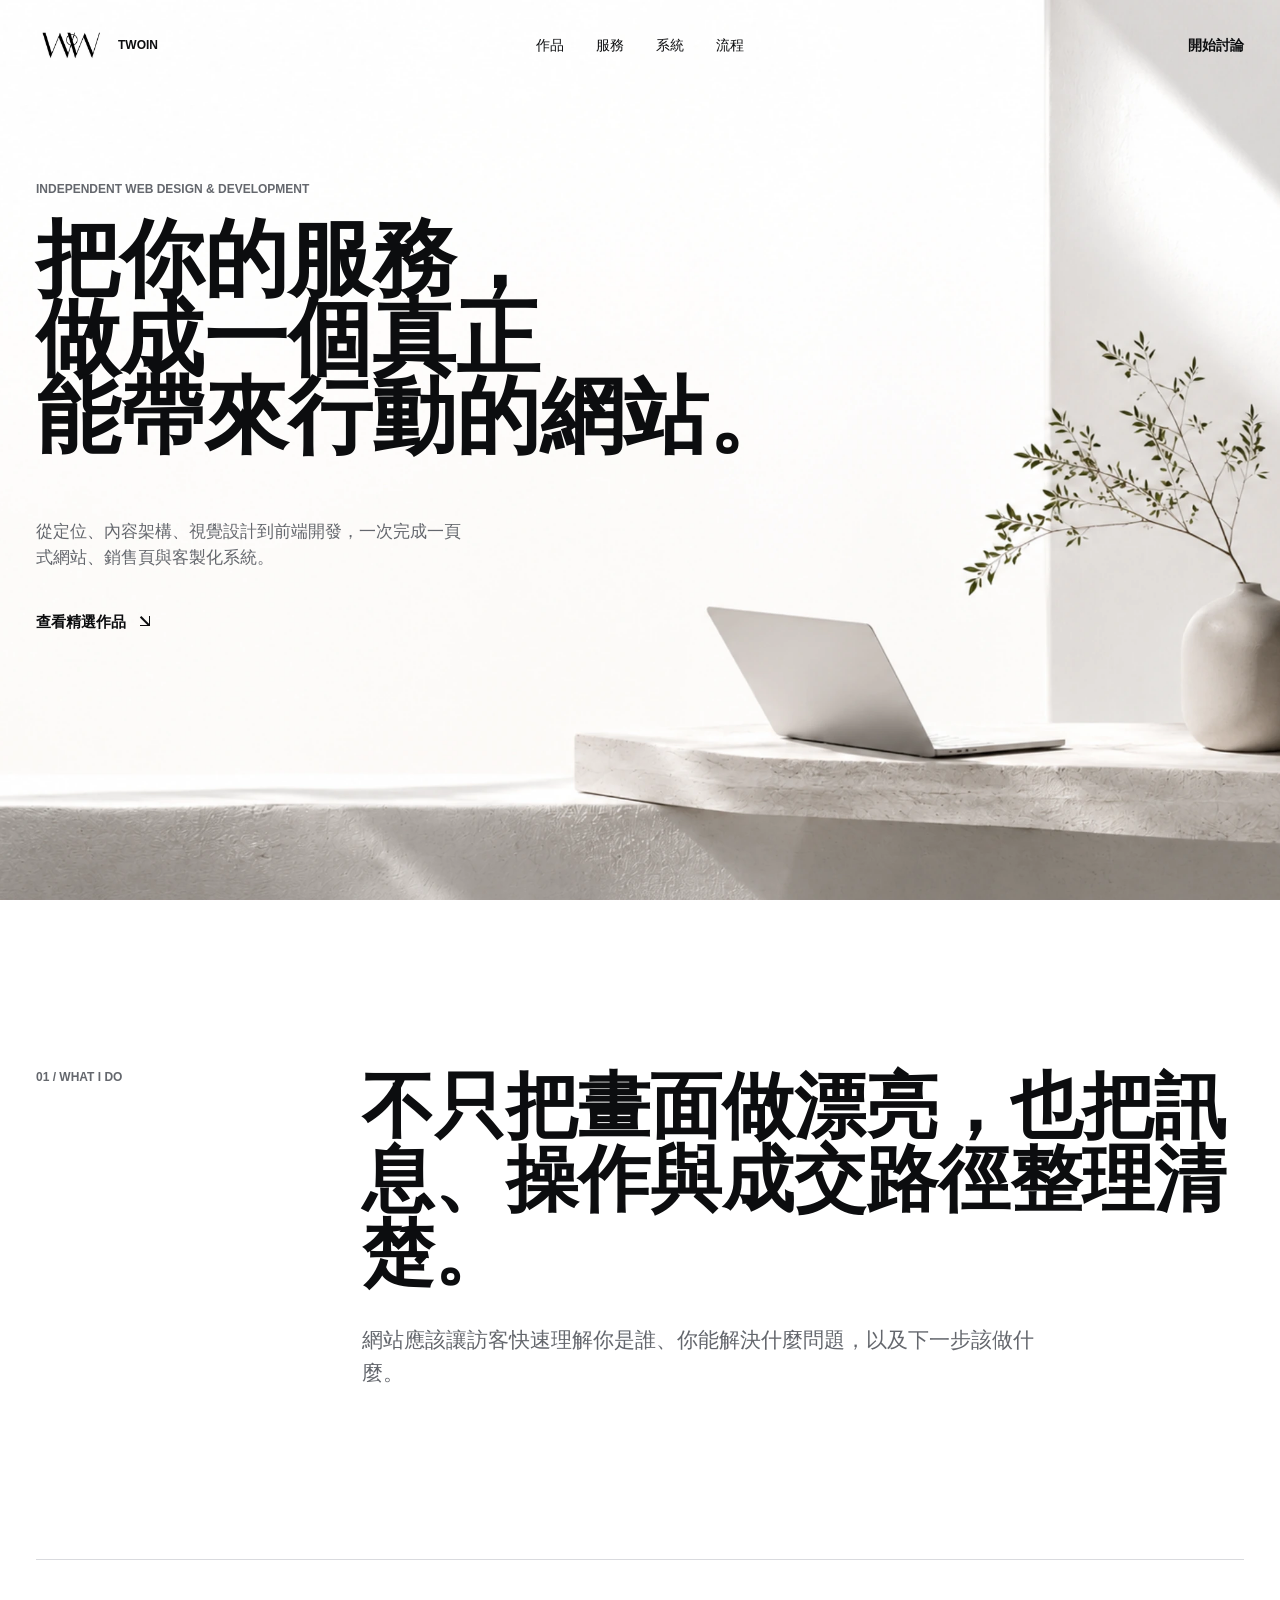
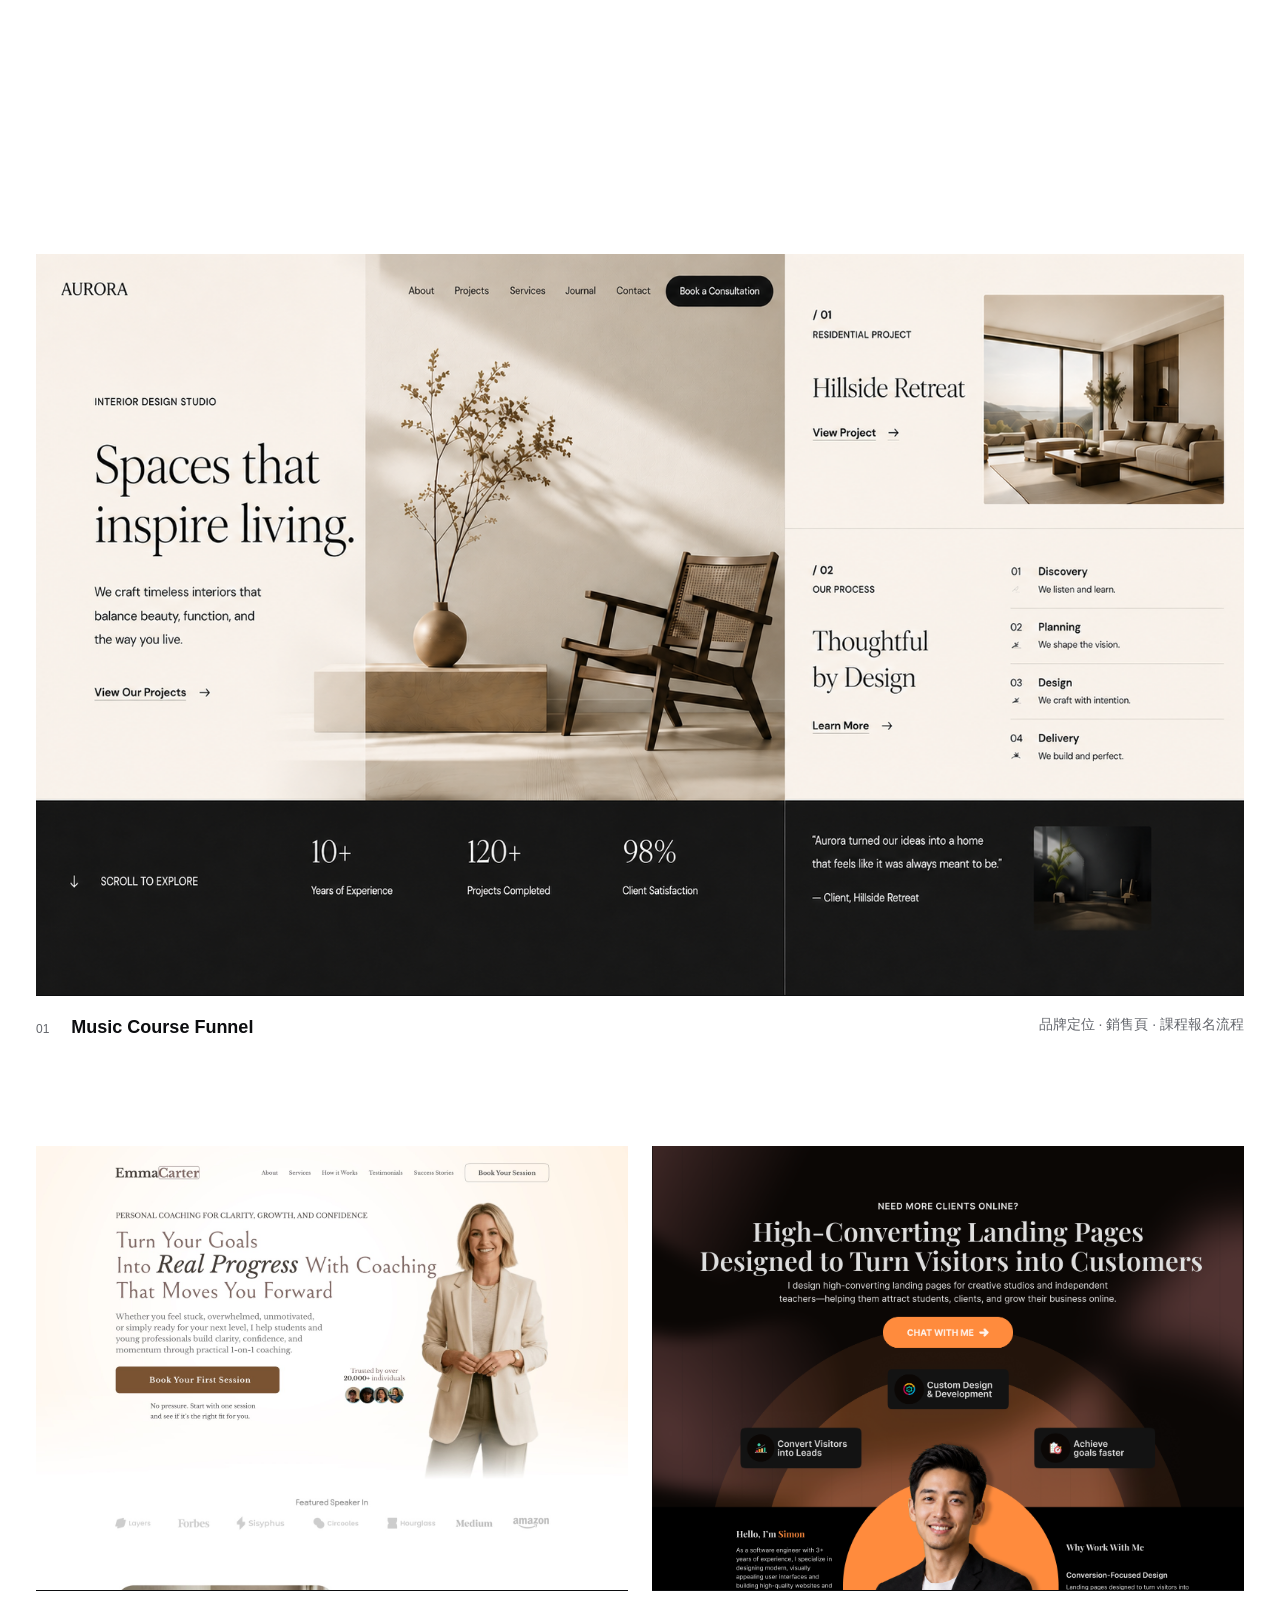
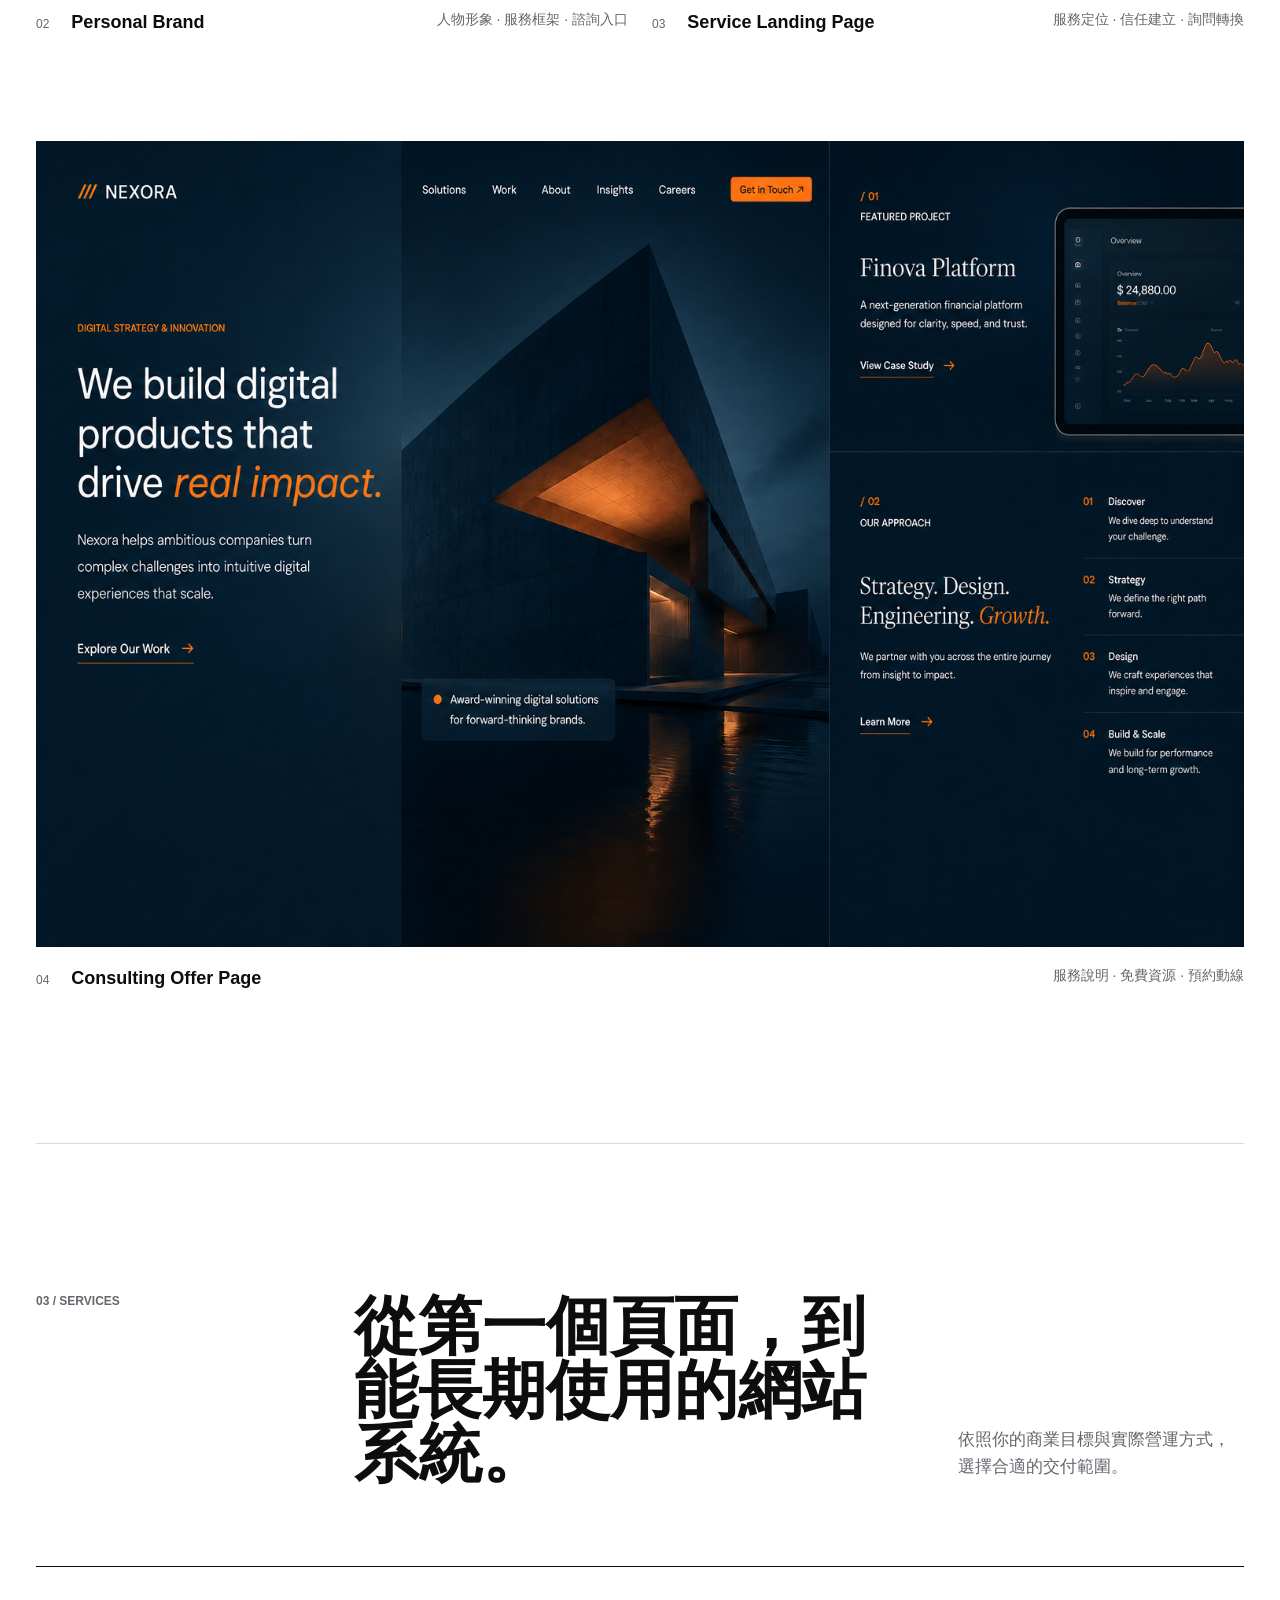
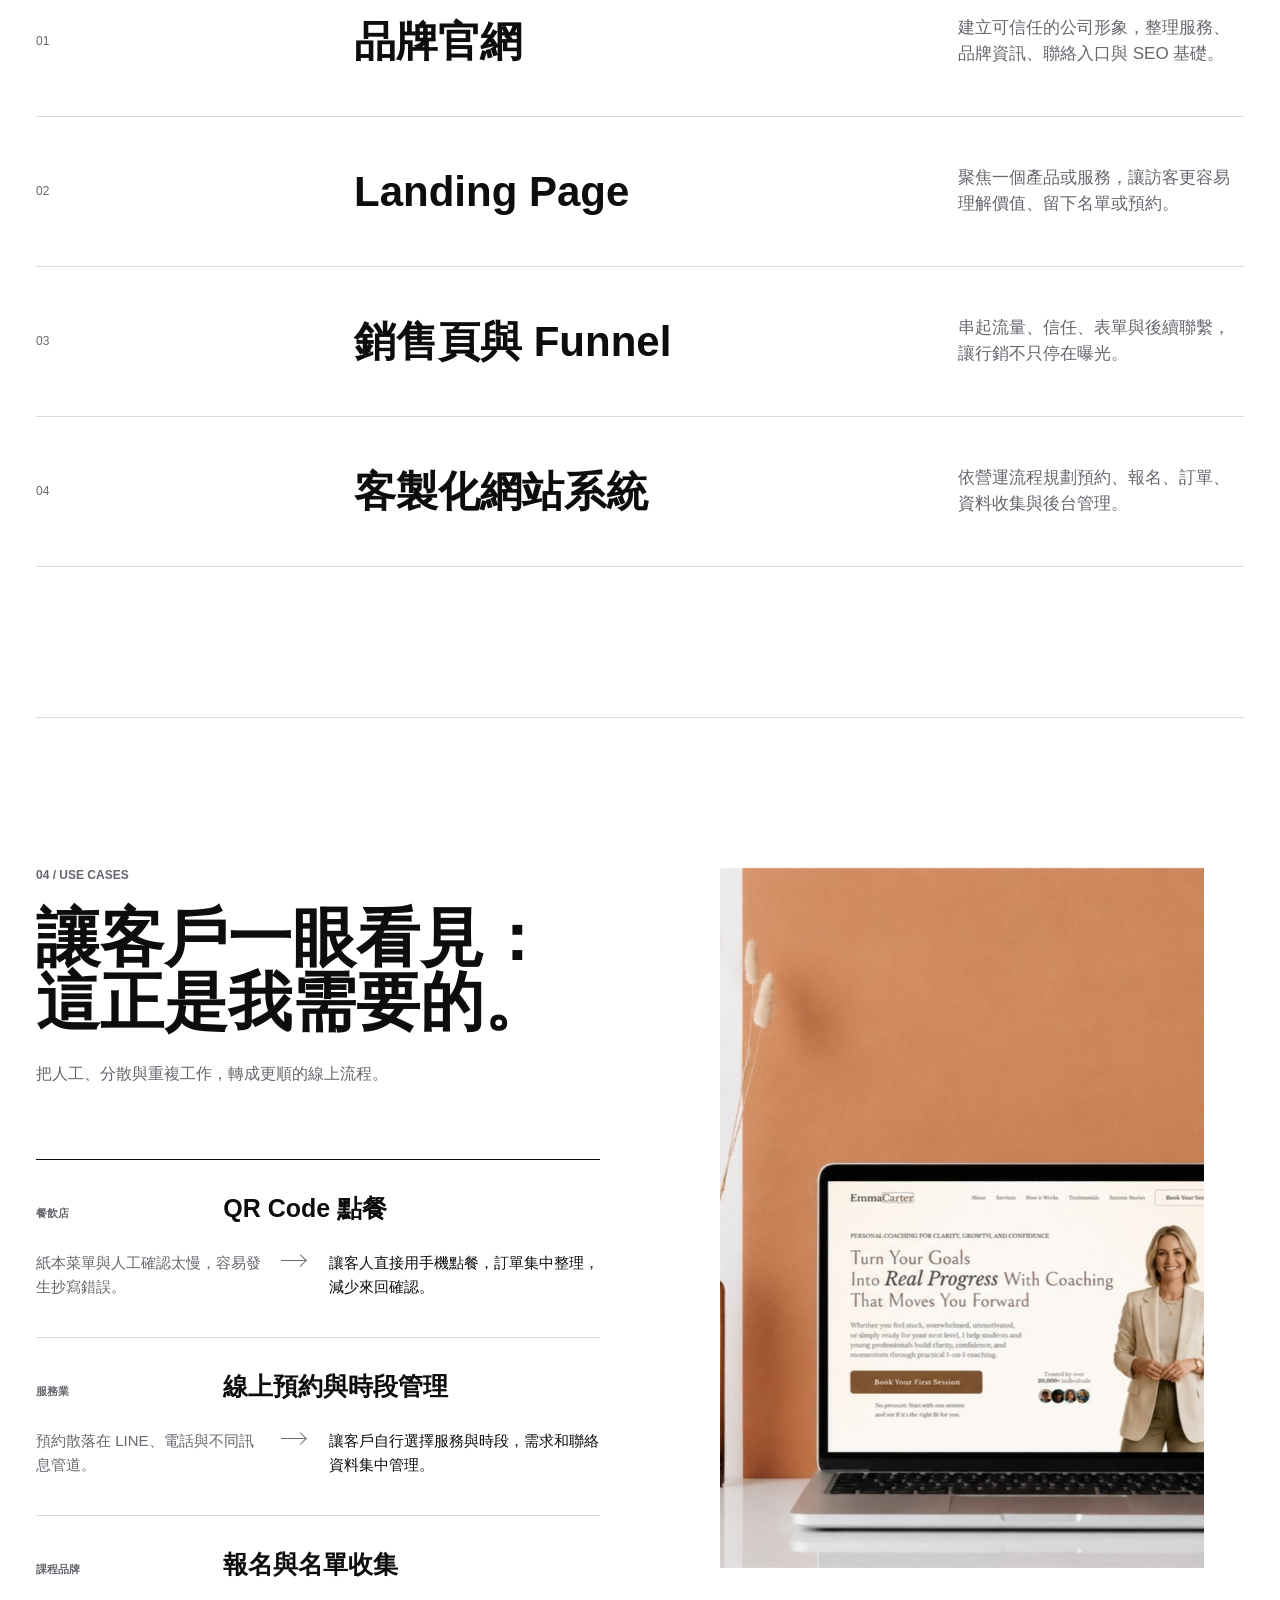
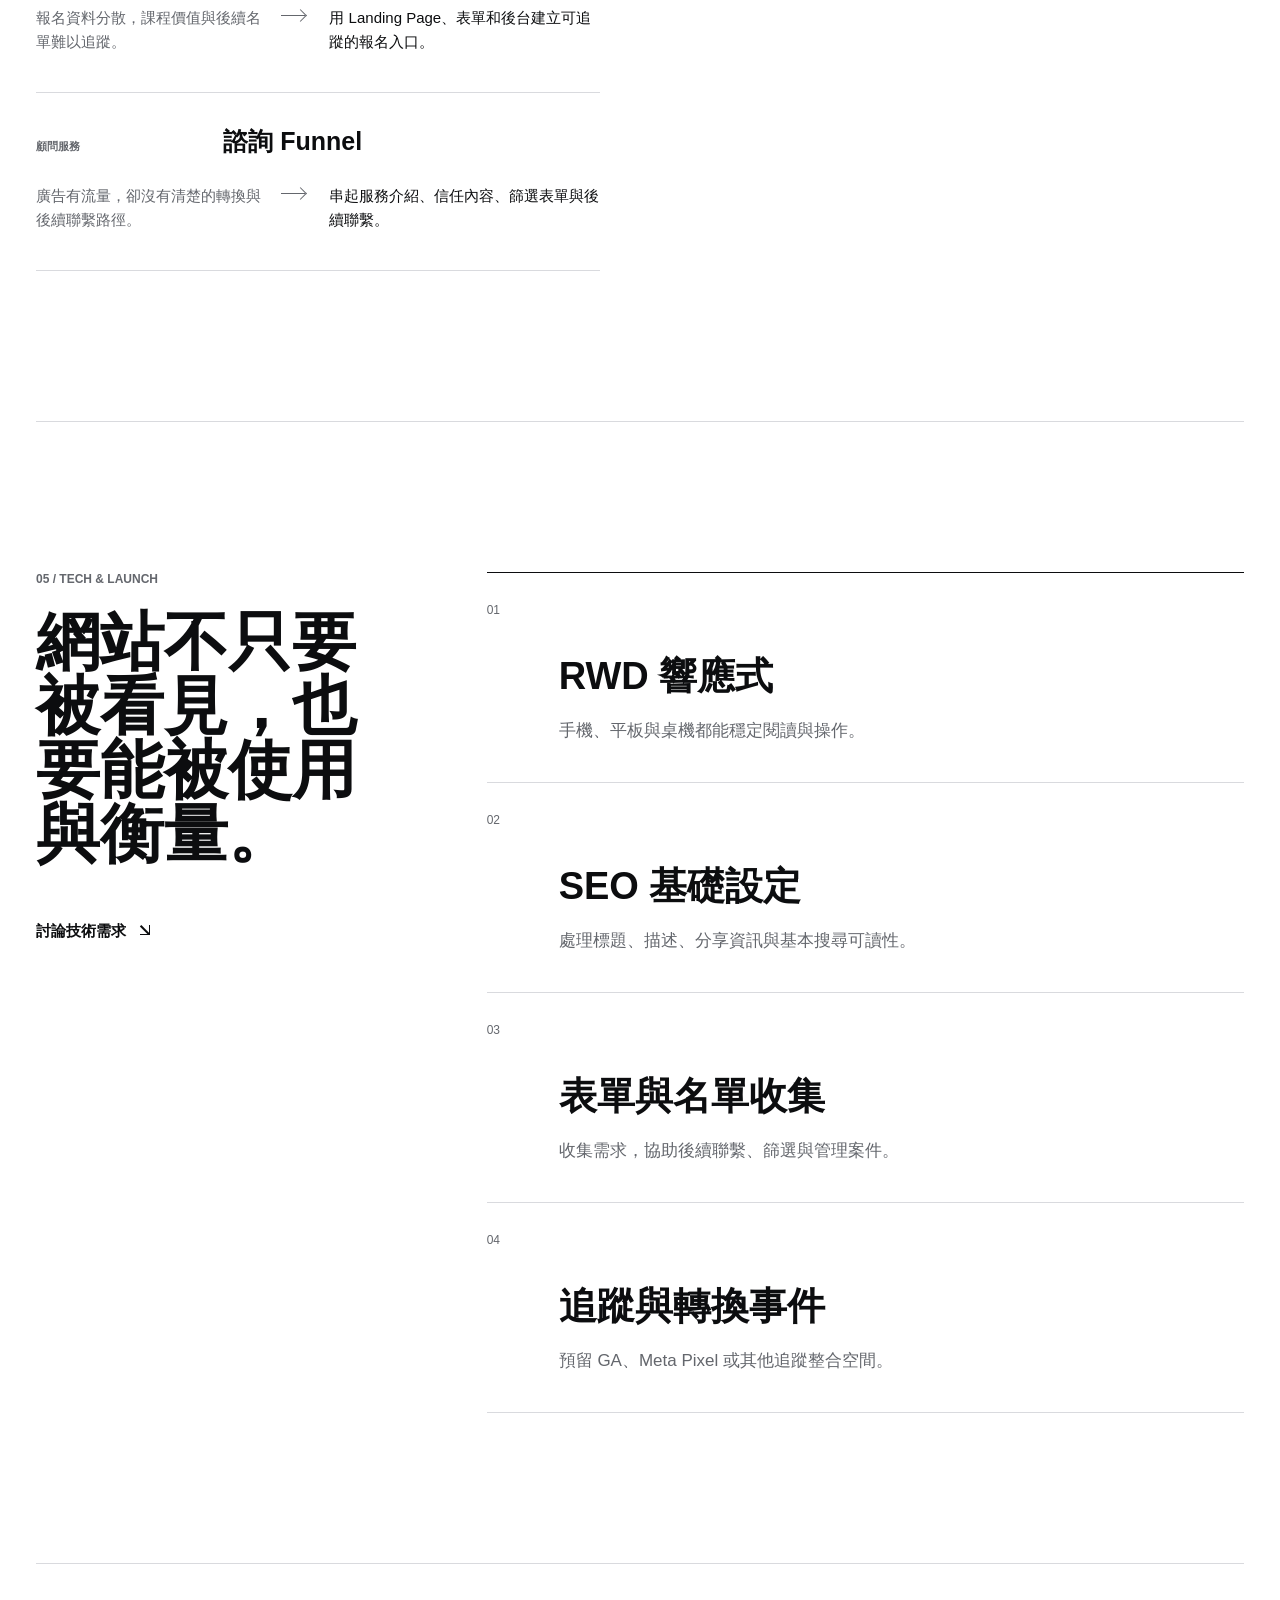
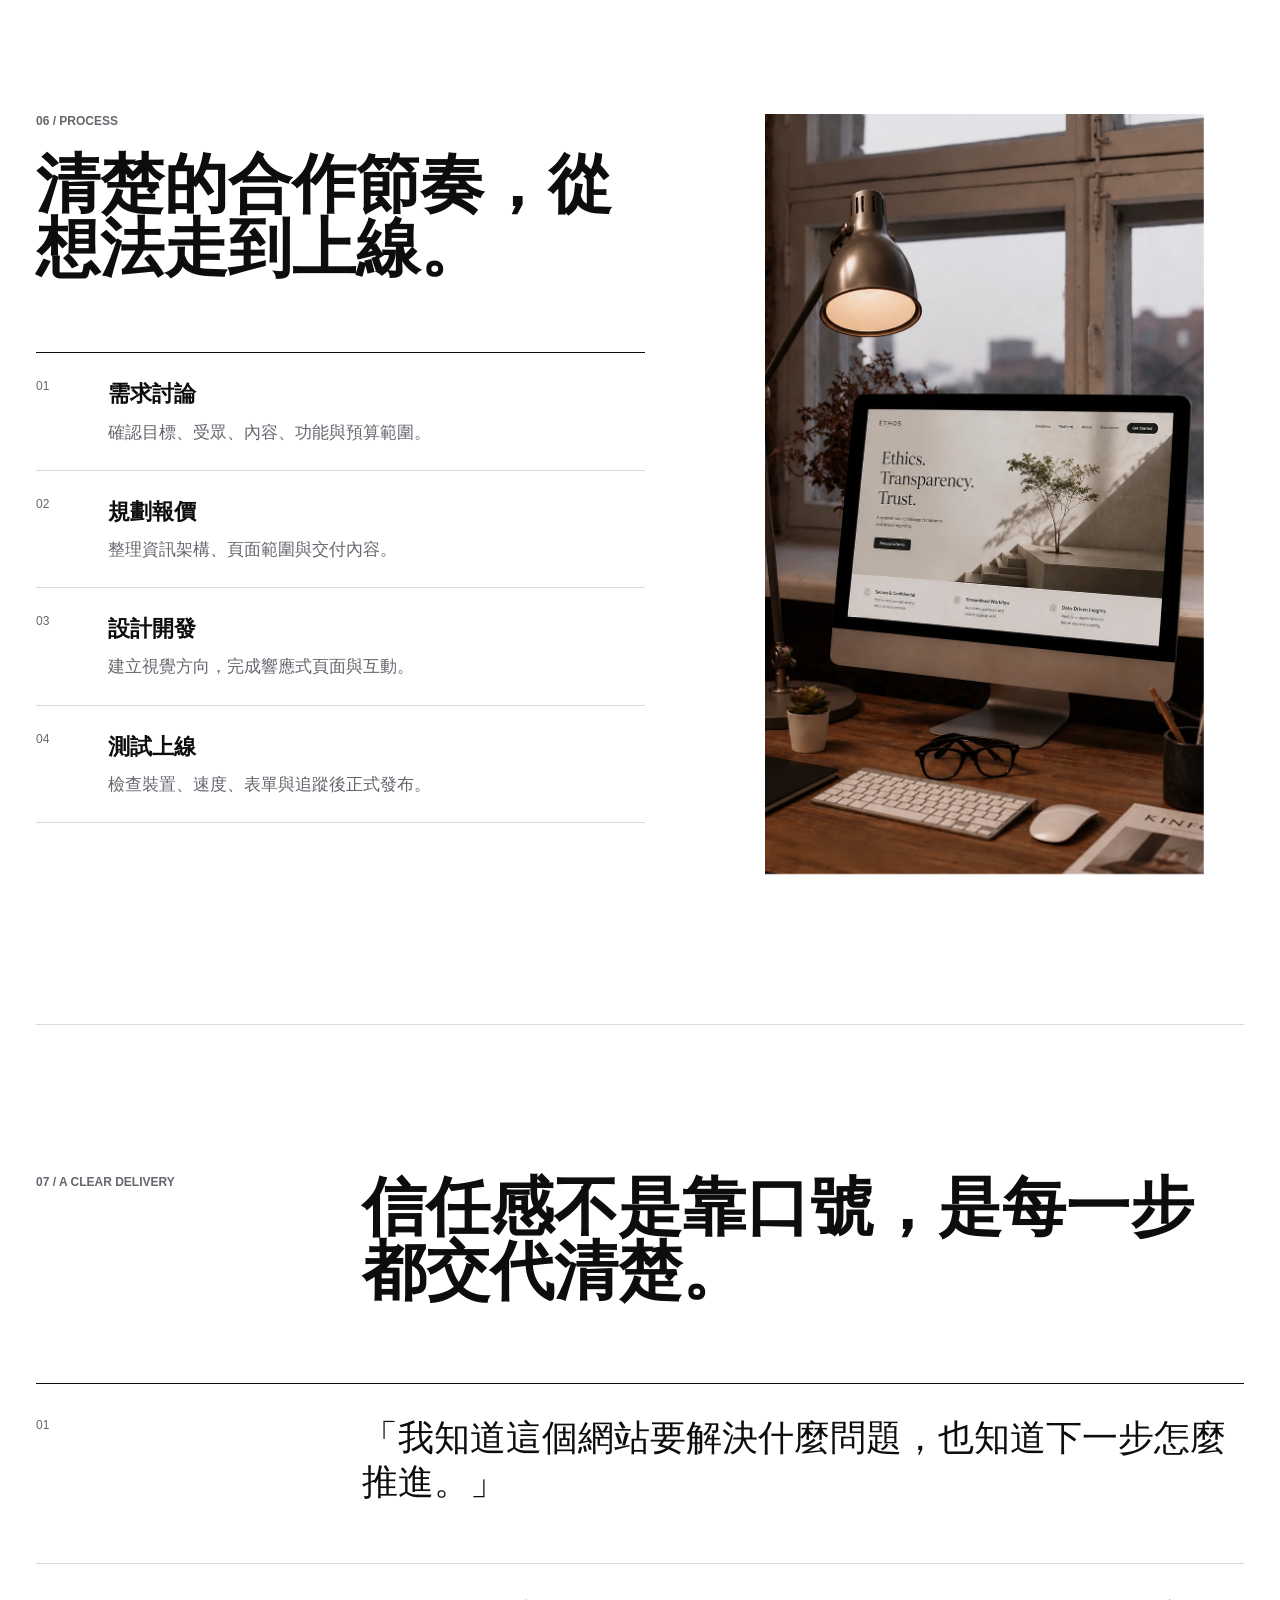
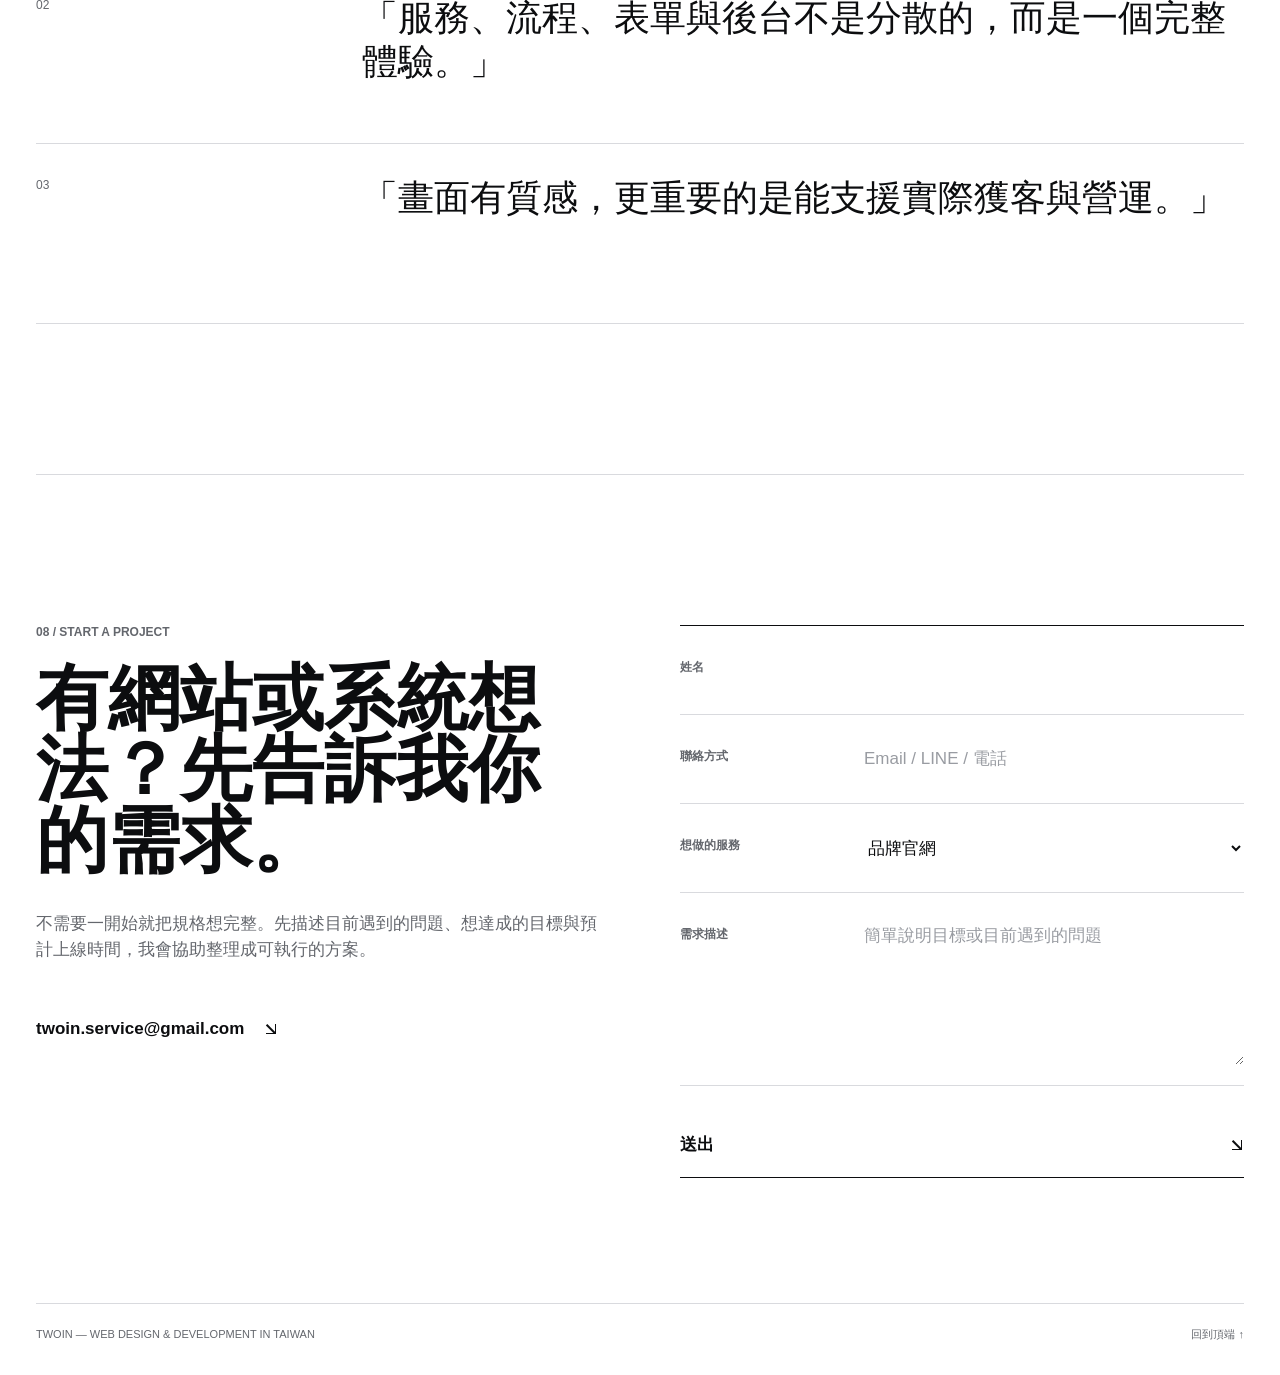
<file: index.html>
<!doctype html>
<html lang="zh-Hant">
  <head>
    <meta charset="utf-8" />
    <meta name="viewport" content="width=device-width, initial-scale=1" />
    <meta
      name="description"
      content="TWOIN 提供一頁式網站、銷售頁與客製化網站系統，從定位、設計、前端開發到上線一次完成。"
    />
    <meta name="theme-color" content="#ffffff" />
    <title>TWOIN｜網站設計、銷售頁與客製化系統</title>
    <link rel="alternate" hreflang="zh-Hant" href="./" />
    <link rel="alternate" hreflang="en" href="./en/" />
    <link rel="alternate" hreflang="x-default" href="./" />
    <link rel="icon" type="image/png" sizes="512x512" href="./assets/design/favicon.png?v=20260813" />
    <link rel="shortcut icon" href="./assets/design/favicon.png?v=20260813" />
    <link rel="apple-touch-icon" sizes="180x180" href="./assets/design/apple-touch-icon.png?v=20260813" />
    <link rel="preload" as="image" href="./assets/design/home-hero-background-v2.webp?v=20260813" type="image/webp" fetchpriority="high" />
    <link rel="stylesheet" href="./styles.css?v=20260813-4" />
    <noscript><style>.reveal{opacity:1;transform:none}</style></noscript>
    <script src="./app.js?v=20260813-5" defer></script>
  </head>
  <body>
    <a class="skip-link" href="#main">跳至主要內容</a>

    <header class="site-header" data-header>
      <a class="brand" href="#top" aria-label="TWOIN 首頁">
        <img src="./assets/design/twoin-logo-mark.png" alt="" width="240" height="110" />
        <span>TWOIN</span>
      </a>

      <nav class="main-nav" id="main-nav" aria-label="主要導覽" data-nav>
        <a href="#work">作品</a>
        <a href="#services">服務</a>
        <a href="#systems">系統</a>
        <a href="#process">流程</a>
      </nav>

      <a class="header-cta" href="#contact">開始討論</a>
      <button class="menu-toggle" type="button" aria-label="開啟選單" aria-controls="main-nav" aria-expanded="false" data-menu-toggle>
        <span></span><span></span>
      </button>
    </header>

    <main id="main">
      <section class="hero section-shell" id="top">
        <div class="hero-copy reveal">
          <p class="eyebrow">Independent web design &amp; development</p>
          <h1>把你的服務，<br />做成一個真正<br />能帶來行動的網站。</h1>
          <div class="hero-intro">
            <p>從定位、內容架構、視覺設計到前端開發，一次完成一頁式網站、銷售頁與客製化系統。</p>
            <a class="text-link" href="#work">查看精選作品 <span aria-hidden="true">↘</span></a>
          </div>
        </div>
      </section>

      <section class="statement section-shell" id="intro" aria-labelledby="statement-title">
        <p class="section-index reveal">01 / What I do</p>
        <div class="statement-content reveal">
          <h2 id="statement-title">不只把畫面做漂亮，也把訊息、操作與成交路徑整理清楚。</h2>
          <p>網站應該讓訪客快速理解你是誰、你能解決什麼問題，以及下一步該做什麼。</p>
        </div>
      </section>

      <section class="work section-shell" id="work" aria-labelledby="work-title">
        <div class="section-heading reveal">
          <p class="section-index">02 / Selected work</p>
          <h2 id="work-title">讓作品自己說話。</h2>
          <p>精選不同類型的網站作品，呈現實際的設計成果與應用方式。</p>
        </div>

        <div class="project-list">
          <article class="project project-wide reveal">
            <a href="#contact" aria-label="洽談音樂課程銷售頁專案">
              <div class="project-media project-media-showcase">
                <img src="./assets/work/aurora-showcase-full.png" alt="室內設計工作室網站版面案例" width="1602" height="982" loading="lazy" />
              </div>
              <div class="project-meta">
                <div><span>01</span><h3>Music Course Funnel</h3></div>
                <p>品牌定位 · 銷售頁 · 課程報名流程</p>
              </div>
            </a>
          </article>

          <article class="project reveal">
            <a href="#contact" aria-label="洽談教練個人品牌網站專案">
              <div class="project-media project-media-page">
                <img src="./assets/work/clarity-coach-landing.jpg" alt="教練個人品牌網站案例" width="1600" height="7960" loading="lazy" />
              </div>
              <div class="project-meta">
                <div><span>02</span><h3>Personal Brand</h3></div>
                <p>人物形象 · 服務框架 · 諮詢入口</p>
              </div>
            </a>
          </article>

          <article class="project reveal">
            <a href="#contact" aria-label="洽談網站設計服務頁專案">
              <div class="project-media project-media-page">
                <img src="./assets/work/music-lesson-landing.png" alt="網站設計服務 Landing Page 新版案例" width="1600" height="5742" loading="lazy" />
              </div>
              <div class="project-meta">
                <div><span>03</span><h3>Service Landing Page</h3></div>
                <p>服務定位 · 信任建立 · 詢問轉換</p>
              </div>
            </a>
          </article>

          <article class="project project-wide reveal">
            <a href="#contact" aria-label="洽談顧問服務轉換頁專案">
              <div class="project-media project-media-nexora">
                <img src="./assets/work/nexora-showcase-complete-v2.png" alt="數位產品與平台設計網站案例" width="1536" height="1024" loading="lazy" />
              </div>
              <div class="project-meta">
                <div><span>04</span><h3>Consulting Offer Page</h3></div>
                <p>服務說明 · 免費資源 · 預約動線</p>
              </div>
            </a>
          </article>
        </div>
      </section>

      <section class="services section-shell" id="services" aria-labelledby="services-title">
        <div class="section-heading reveal">
          <p class="section-index">03 / Services</p>
          <h2 id="services-title">從第一個頁面，到能長期使用的網站系統。</h2>
          <p>依照你的商業目標與實際營運方式，選擇合適的交付範圍。</p>
        </div>

        <div class="service-rows">
          <article class="service-row reveal">
            <span>01</span><h3>品牌官網</h3><p>建立可信任的公司形象，整理服務、品牌資訊、聯絡入口與 SEO 基礎。</p>
          </article>
          <article class="service-row reveal">
            <span>02</span><h3>Landing Page</h3><p>聚焦一個產品或服務，讓訪客更容易理解價值、留下名單或預約。</p>
          </article>
          <article class="service-row reveal">
            <span>03</span><h3>銷售頁與 Funnel</h3><p>串起流量、信任、表單與後續聯繫，讓行銷不只停在曝光。</p>
          </article>
          <article class="service-row reveal">
            <span>04</span><h3>客製化網站系統</h3><p>依營運流程規劃預約、報名、訂單、資料收集與後台管理。</p>
          </article>
        </div>

      </section>

      <section class="use-cases section-shell" id="use-cases" aria-labelledby="use-cases-title">
        <div class="use-cases-copy reveal">
          <p class="section-index">04 / Use cases</p>
          <h2 id="use-cases-title">讓客戶一眼看見：這正是我需要的。</h2>
          <p class="use-cases-subtitle" id="systems">把人工、分散與重複工作，轉成更順的線上流程。</p>

          <div class="use-case-list">
            <article>
              <header class="use-case-heading"><span>餐飲店</span><h3>QR Code 點餐</h3></header>
              <div class="use-case-flow">
                <div><p>紙本菜單與人工確認太慢，容易發生抄寫錯誤。</p></div>
                <span class="case-arrow" aria-hidden="true">→</span>
                <div><p>讓客人直接用手機點餐，訂單集中整理，減少來回確認。</p></div>
              </div>
            </article>
            <article>
              <header class="use-case-heading"><span>服務業</span><h3>線上預約與時段管理</h3></header>
              <div class="use-case-flow">
                <div><p>預約散落在 LINE、電話與不同訊息管道。</p></div>
                <span class="case-arrow" aria-hidden="true">→</span>
                <div><p>讓客戶自行選擇服務與時段，需求和聯絡資料集中管理。</p></div>
              </div>
            </article>
            <article>
              <header class="use-case-heading"><span>課程品牌</span><h3>報名與名單收集</h3></header>
              <div class="use-case-flow">
                <div><p>報名資料分散，課程價值與後續名單難以追蹤。</p></div>
                <span class="case-arrow" aria-hidden="true">→</span>
                <div><p>用 Landing Page、表單和後台建立可追蹤的報名入口。</p></div>
              </div>
            </article>
            <article>
              <header class="use-case-heading"><span>顧問服務</span><h3>諮詢 Funnel</h3></header>
              <div class="use-case-flow">
                <div><p>廣告有流量，卻沒有清楚的轉換與後續聯繫路徑。</p></div>
                <span class="case-arrow" aria-hidden="true">→</span>
                <div><p>串起服務介紹、信任內容、篩選表單與後續聯繫。</p></div>
              </div>
            </article>
          </div>
        </div>
        <figure class="use-cases-media reveal">
          <img src="./assets/design/Page5.jpg" alt="顧問服務網站顯示於筆記型電腦的使用情境" width="933" height="1024" loading="lazy" />
        </figure>
      </section>

      <section class="tech section-shell" id="tech" aria-labelledby="tech-title">
        <div class="tech-intro reveal">
          <p class="section-index">05 / Tech &amp; launch</p>
          <h2 id="tech-title">網站不只要被看見，也要能被使用與衡量。</h2>
          <a class="text-link" href="#contact">討論技術需求 <span aria-hidden="true">↘</span></a>
        </div>
        <div class="tech-list">
          <article class="reveal"><span>01</span><h3>RWD 響應式</h3><p>手機、平板與桌機都能穩定閱讀與操作。</p></article>
          <article class="reveal"><span>02</span><h3>SEO 基礎設定</h3><p>處理標題、描述、分享資訊與基本搜尋可讀性。</p></article>
          <article class="reveal"><span>03</span><h3>表單與名單收集</h3><p>收集需求，協助後續聯繫、篩選與管理案件。</p></article>
          <article class="reveal"><span>04</span><h3>追蹤與轉換事件</h3><p>預留 GA、Meta Pixel 或其他追蹤整合空間。</p></article>
        </div>
      </section>

      <section class="process section-shell" id="process" aria-labelledby="process-title">
        <div class="process-copy reveal">
          <p class="section-index">06 / Process</p>
          <h2 id="process-title">清楚的合作節奏，從想法走到上線。</h2>
          <ol class="process-list">
            <li><span>01</span><div><h3>需求討論</h3><p>確認目標、受眾、內容、功能與預算範圍。</p></div></li>
            <li><span>02</span><div><h3>規劃報價</h3><p>整理資訊架構、頁面範圍與交付內容。</p></div></li>
            <li><span>03</span><div><h3>設計開發</h3><p>建立視覺方向，完成響應式頁面與互動。</p></div></li>
            <li><span>04</span><div><h3>測試上線</h3><p>檢查裝置、速度、表單與追蹤後正式發布。</p></div></li>
          </ol>
        </div>
        <figure class="process-media reveal">
          <img src="./assets/design/Page8-v3.webp" alt="網站專案於桌上型電腦中開發與測試" width="1023" height="1537" loading="lazy" />
        </figure>
      </section>

      <section class="proof section-shell" aria-labelledby="proof-title">
        <div class="section-heading reveal">
          <p class="section-index">07 / A clear delivery</p>
          <h2 id="proof-title">信任感不是靠口號，是每一步都交代清楚。</h2>
        </div>
        <div class="proof-list">
          <blockquote class="reveal"><span>01</span><p>「我知道這個網站要解決什麼問題，也知道下一步怎麼推進。」</p></blockquote>
          <blockquote class="reveal"><span>02</span><p>「服務、流程、表單與後台不是分散的，而是一個完整體驗。」</p></blockquote>
          <blockquote class="reveal"><span>03</span><p>「畫面有質感，更重要的是能支援實際獲客與營運。」</p></blockquote>
        </div>
      </section>

      <section class="contact section-shell" id="contact" aria-labelledby="contact-title">
        <div class="contact-copy reveal">
          <p class="section-index">08 / Start a project</p>
          <h2 id="contact-title">有網站或系統想法？先告訴我你的需求。</h2>
          <p>不需要一開始就把規格想完整。先描述目前遇到的問題、想達成的目標與預計上線時間，我會協助整理成可執行的方案。</p>
          <a class="contact-mail" href="https://mail.google.com/mail/?view=cm&amp;fs=1&amp;to=twoin.service@gmail.com" target="_blank" rel="noopener noreferrer">twoin.service@gmail.com <span aria-hidden="true">↗</span></a>
        </div>

        <form class="contact-form" data-contact-form data-endpoint="https://contact.twoinstudio.com/submit">
          <input class="form-honeypot" type="text" name="website" tabindex="-1" autocomplete="off" aria-hidden="true" />
          <div class="field-row">
            <label for="name">姓名</label>
            <input id="name" type="text" name="name" autocomplete="name" required />
          </div>
          <div class="field-row">
            <label for="contact-method">聯絡方式</label>
            <input id="contact-method" type="text" name="contact" autocomplete="email" placeholder="Email / LINE / 電話" required />
          </div>
          <div class="field-row">
            <label for="service">想做的服務</label>
            <select id="service" name="service">
              <option>品牌官網</option><option>Landing Page</option><option>銷售頁與 Funnel</option><option>客製化網站系統</option><option>還不確定，想先討論</option>
            </select>
          </div>
          <div class="field-row field-message">
            <label for="message">需求描述</label>
            <textarea id="message" name="message" rows="5" placeholder="簡單說明目標或目前遇到的問題" required></textarea>
          </div>
          <button type="submit">送出 <span aria-hidden="true">↗</span></button>
          <p class="form-note" data-form-status aria-live="polite"></p>
        </form>

        <footer class="site-footer">
          <p>TWOIN — Web design &amp; development in Taiwan</p>
          <a href="#top">回到頂端 ↑</a>
        </footer>
      </section>

      <dialog class="success-dialog" data-success-dialog aria-labelledby="success-dialog-title">
        <div class="success-dialog-mark" aria-hidden="true">✓</div>
        <p class="section-index">Message sent</p>
        <h2 id="success-dialog-title">已成功送出</h2>
        <p>謝謝你的詢問，我們已收到需求，會盡快透過你提供的聯絡方式回覆。</p>
        <button type="button" data-dialog-close>完成</button>
      </dialog>
    </main>
  </body>
</html>
</file>
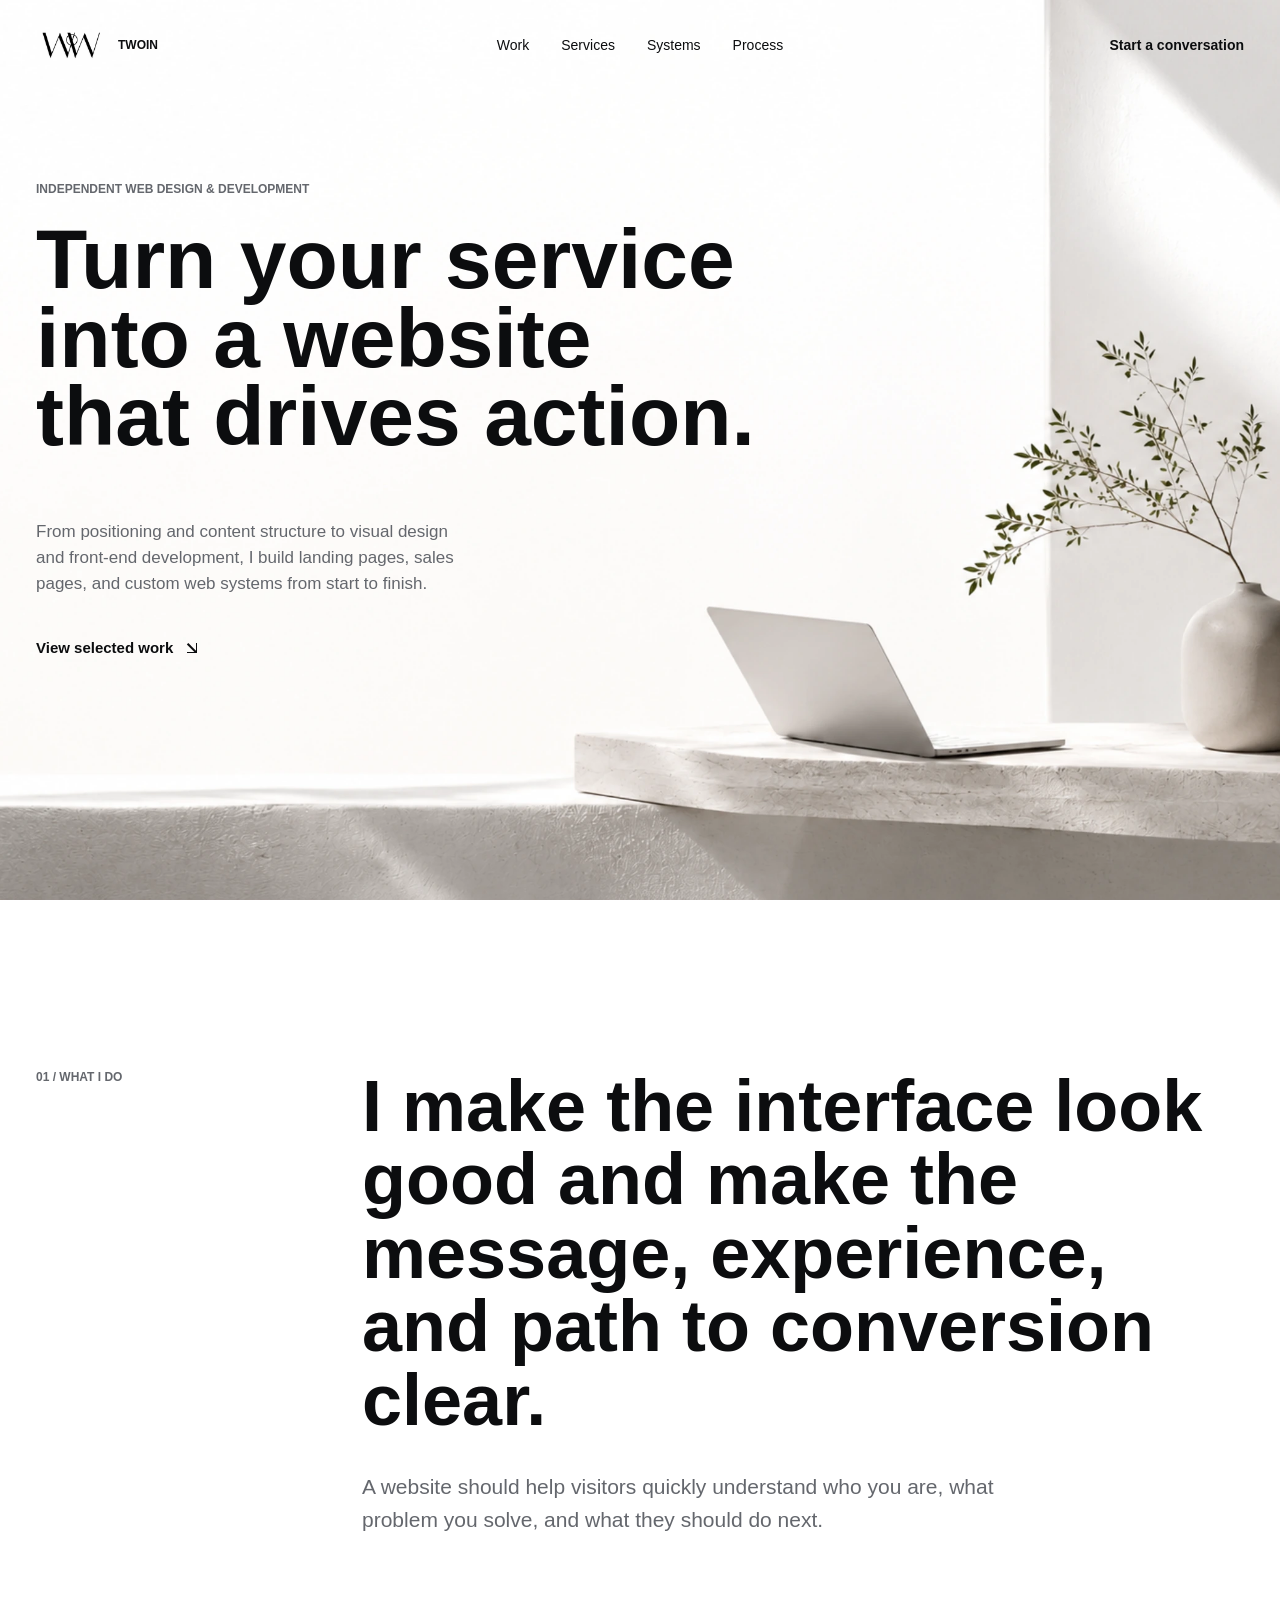
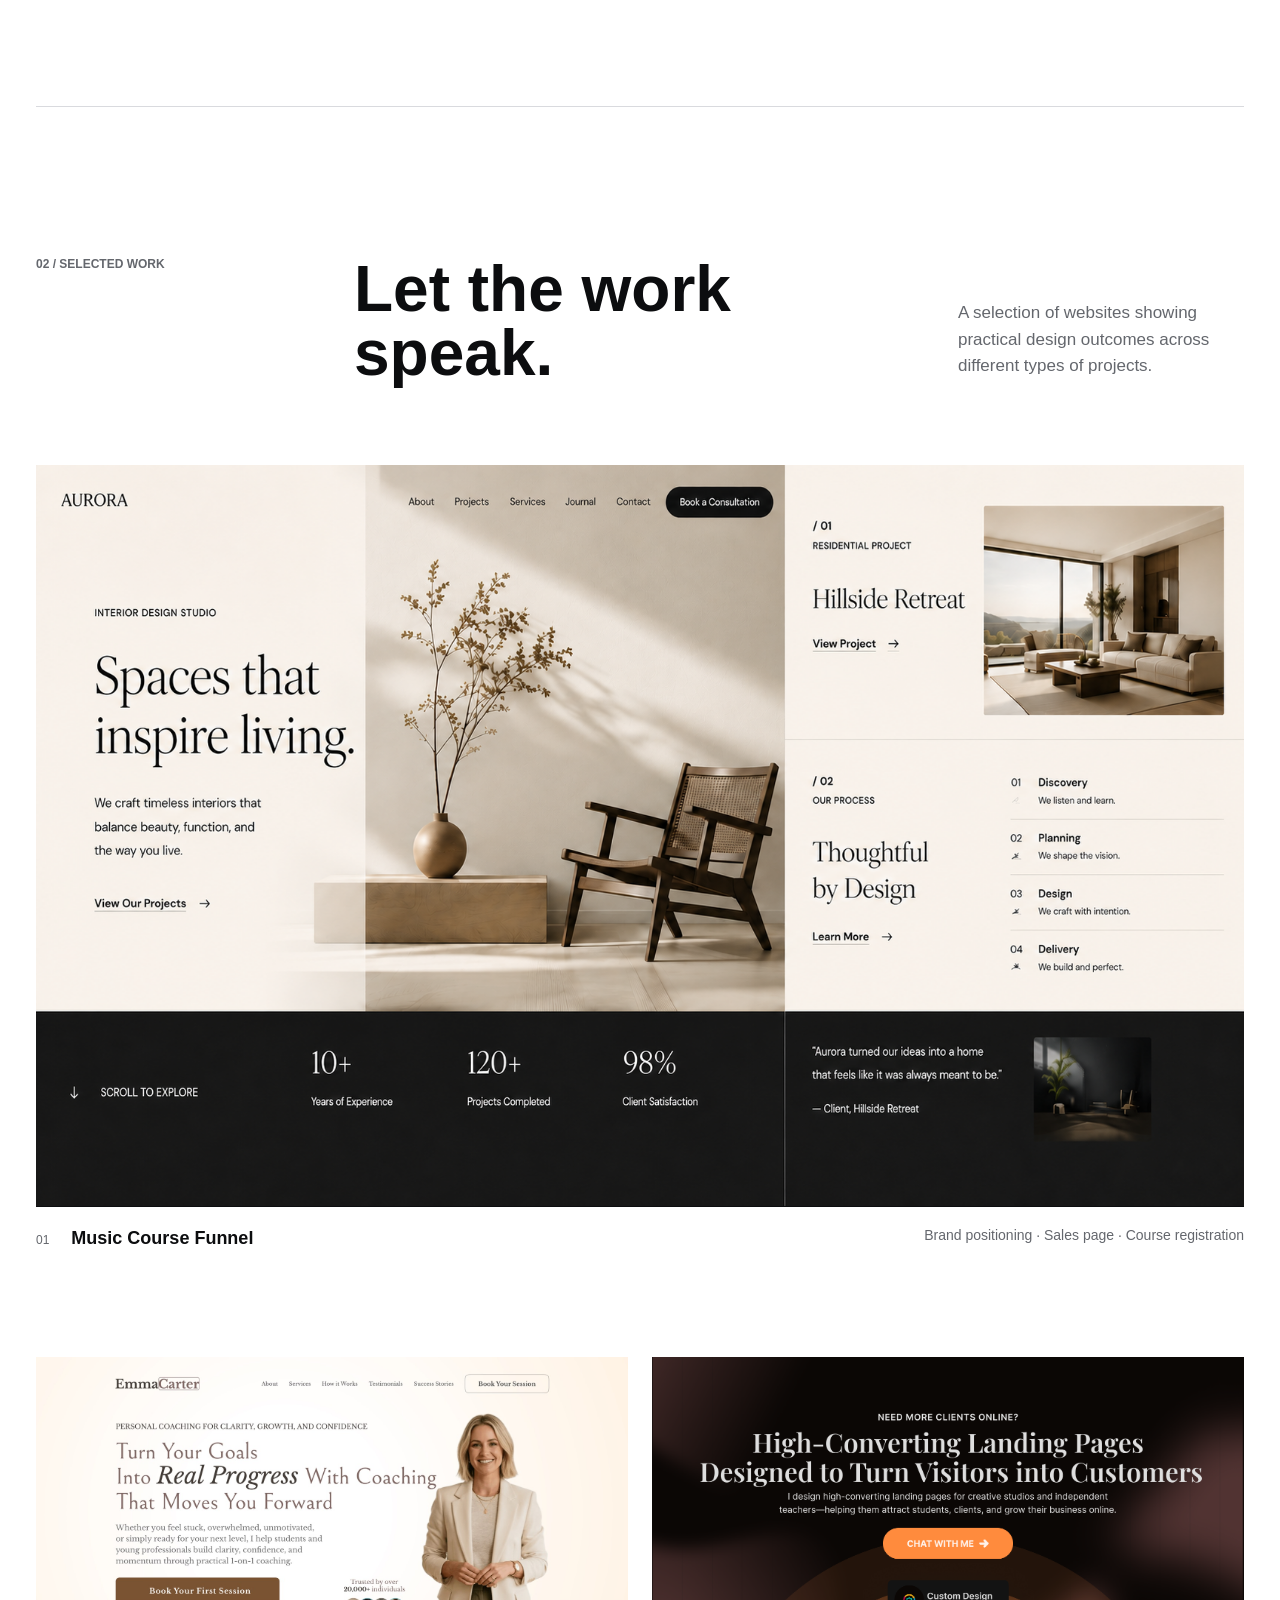
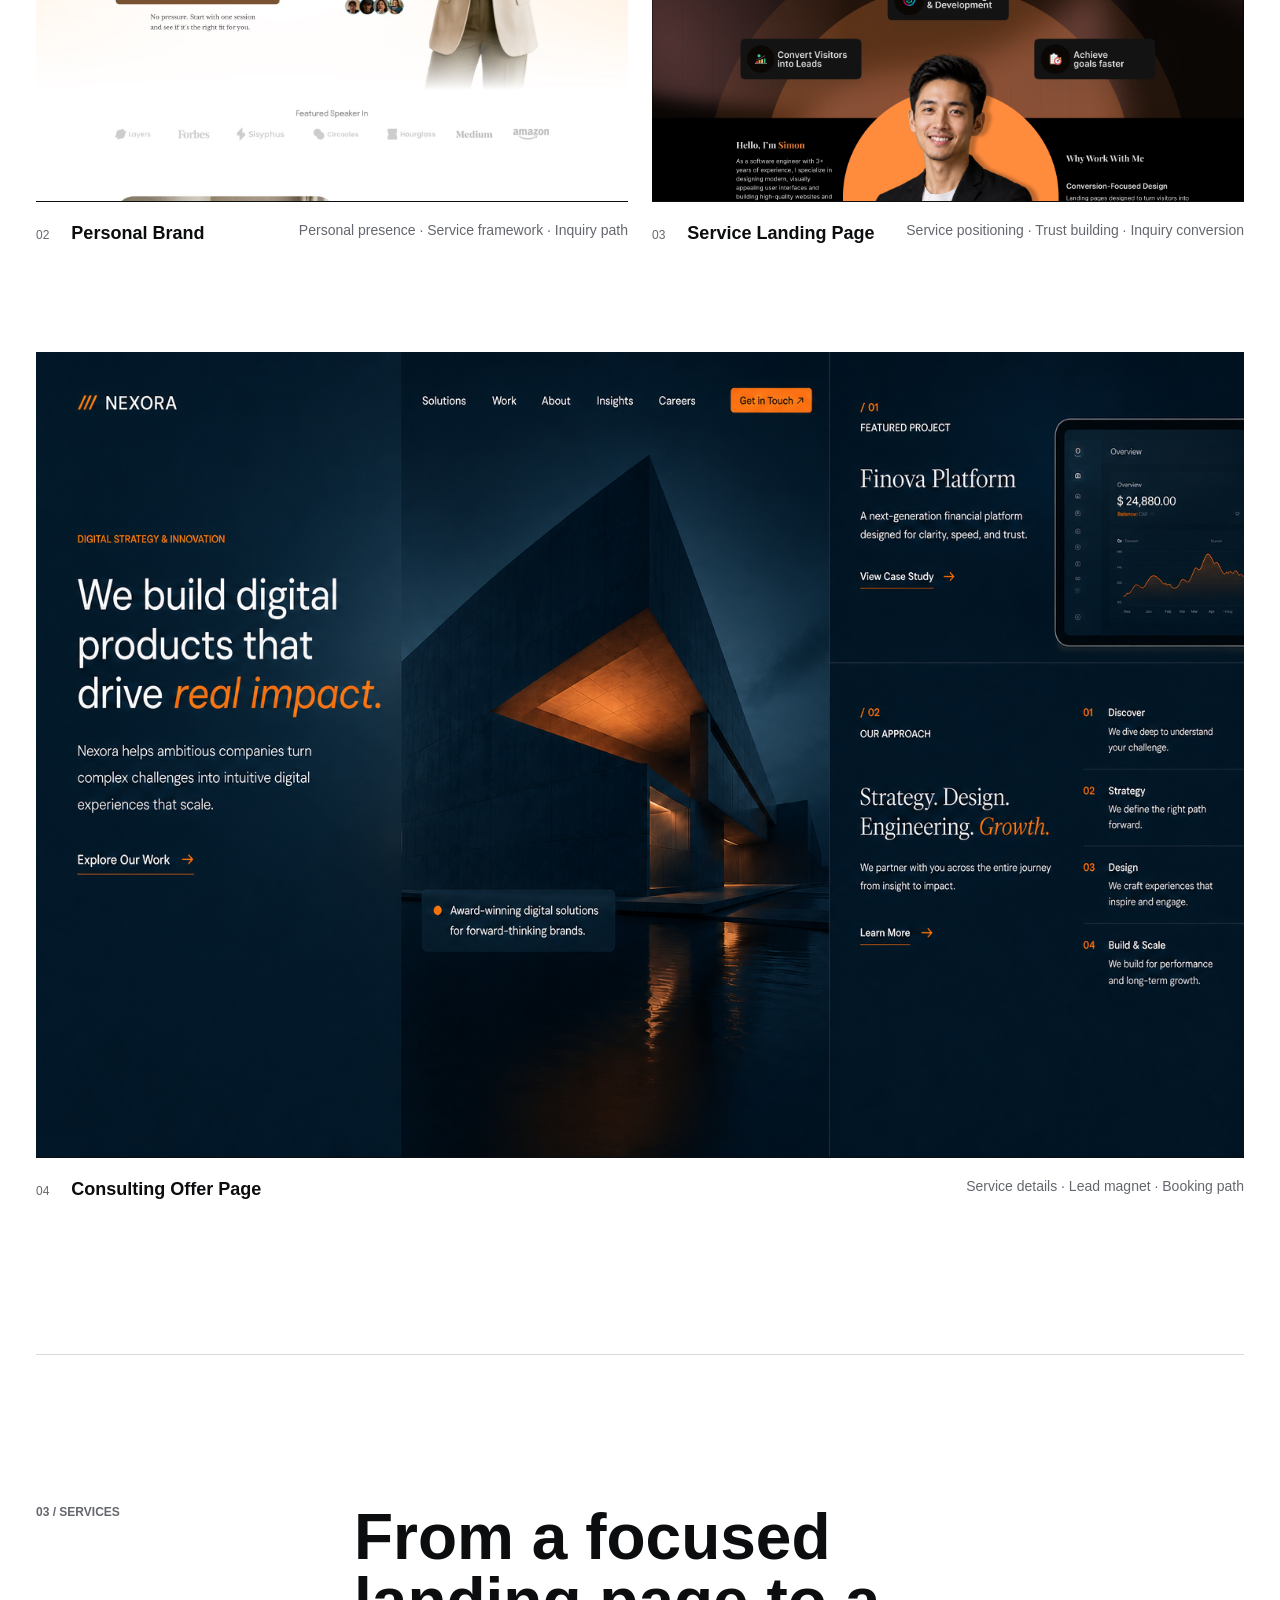
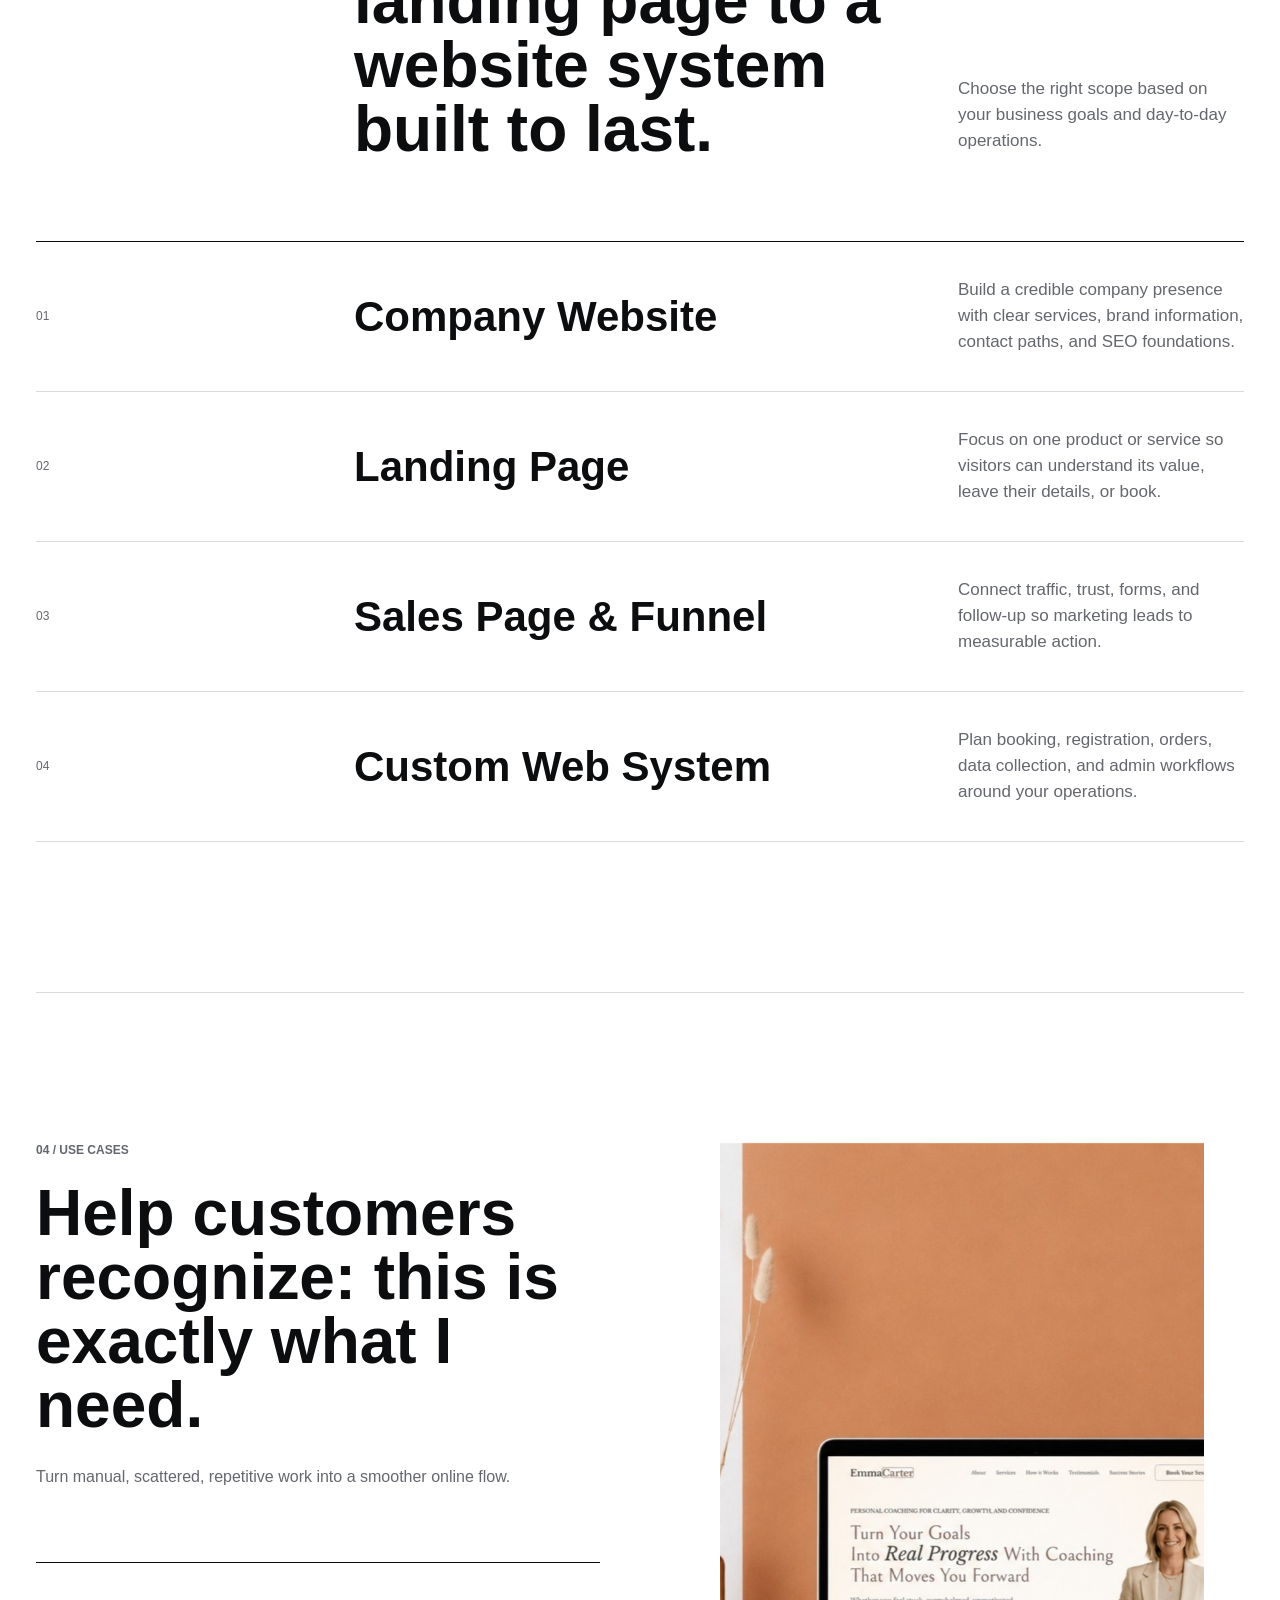
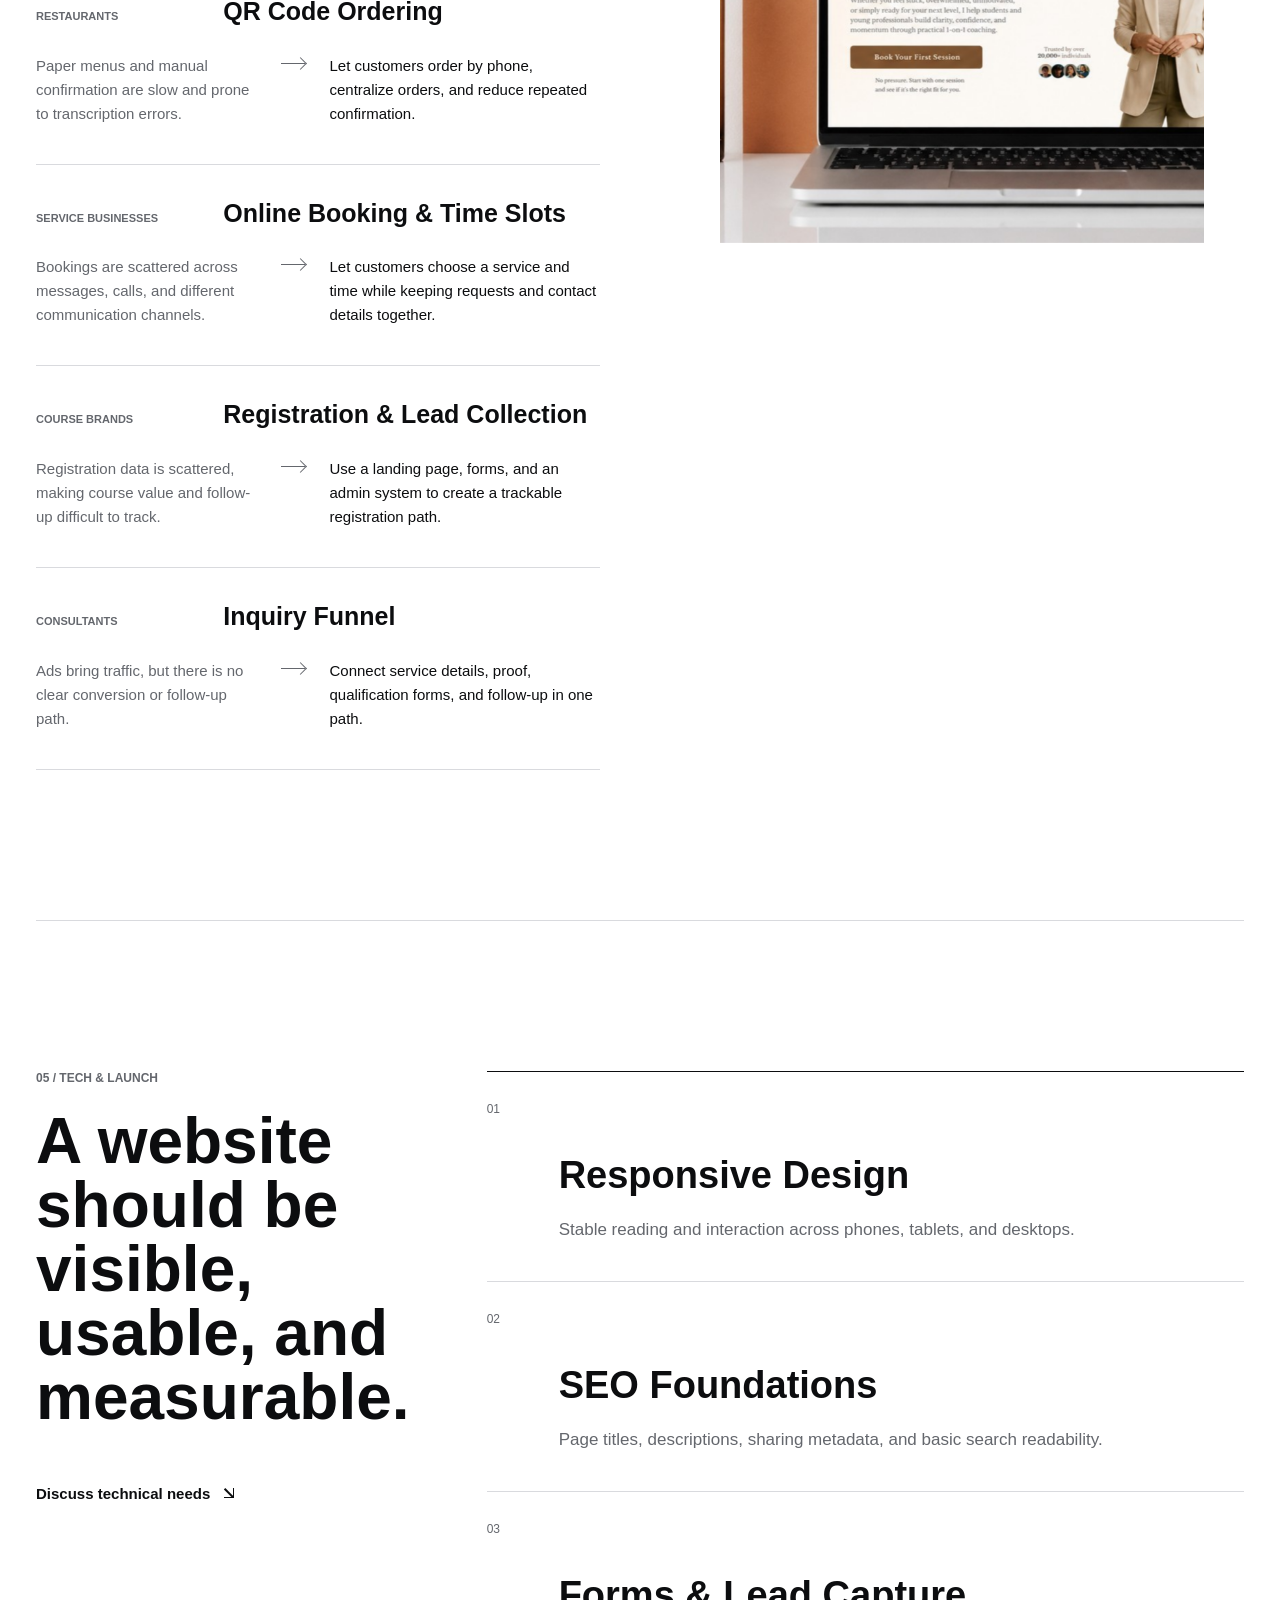
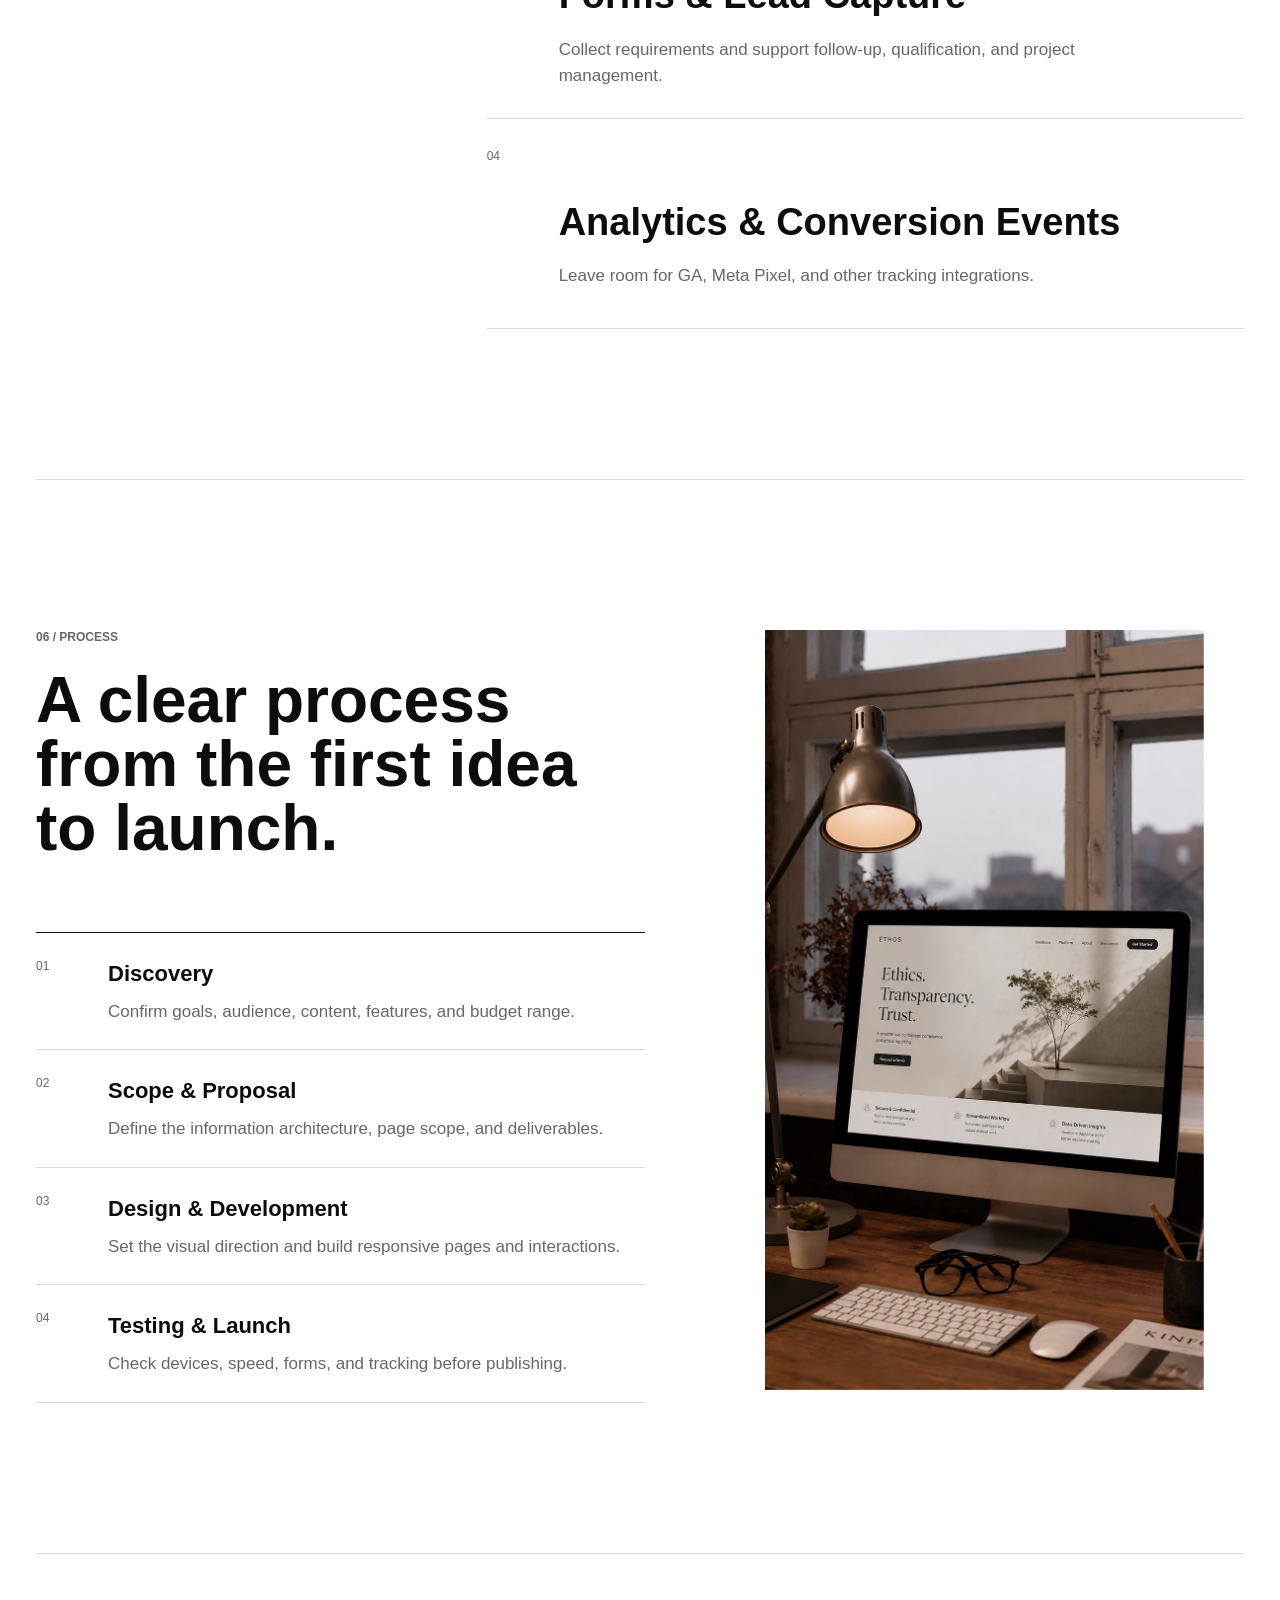
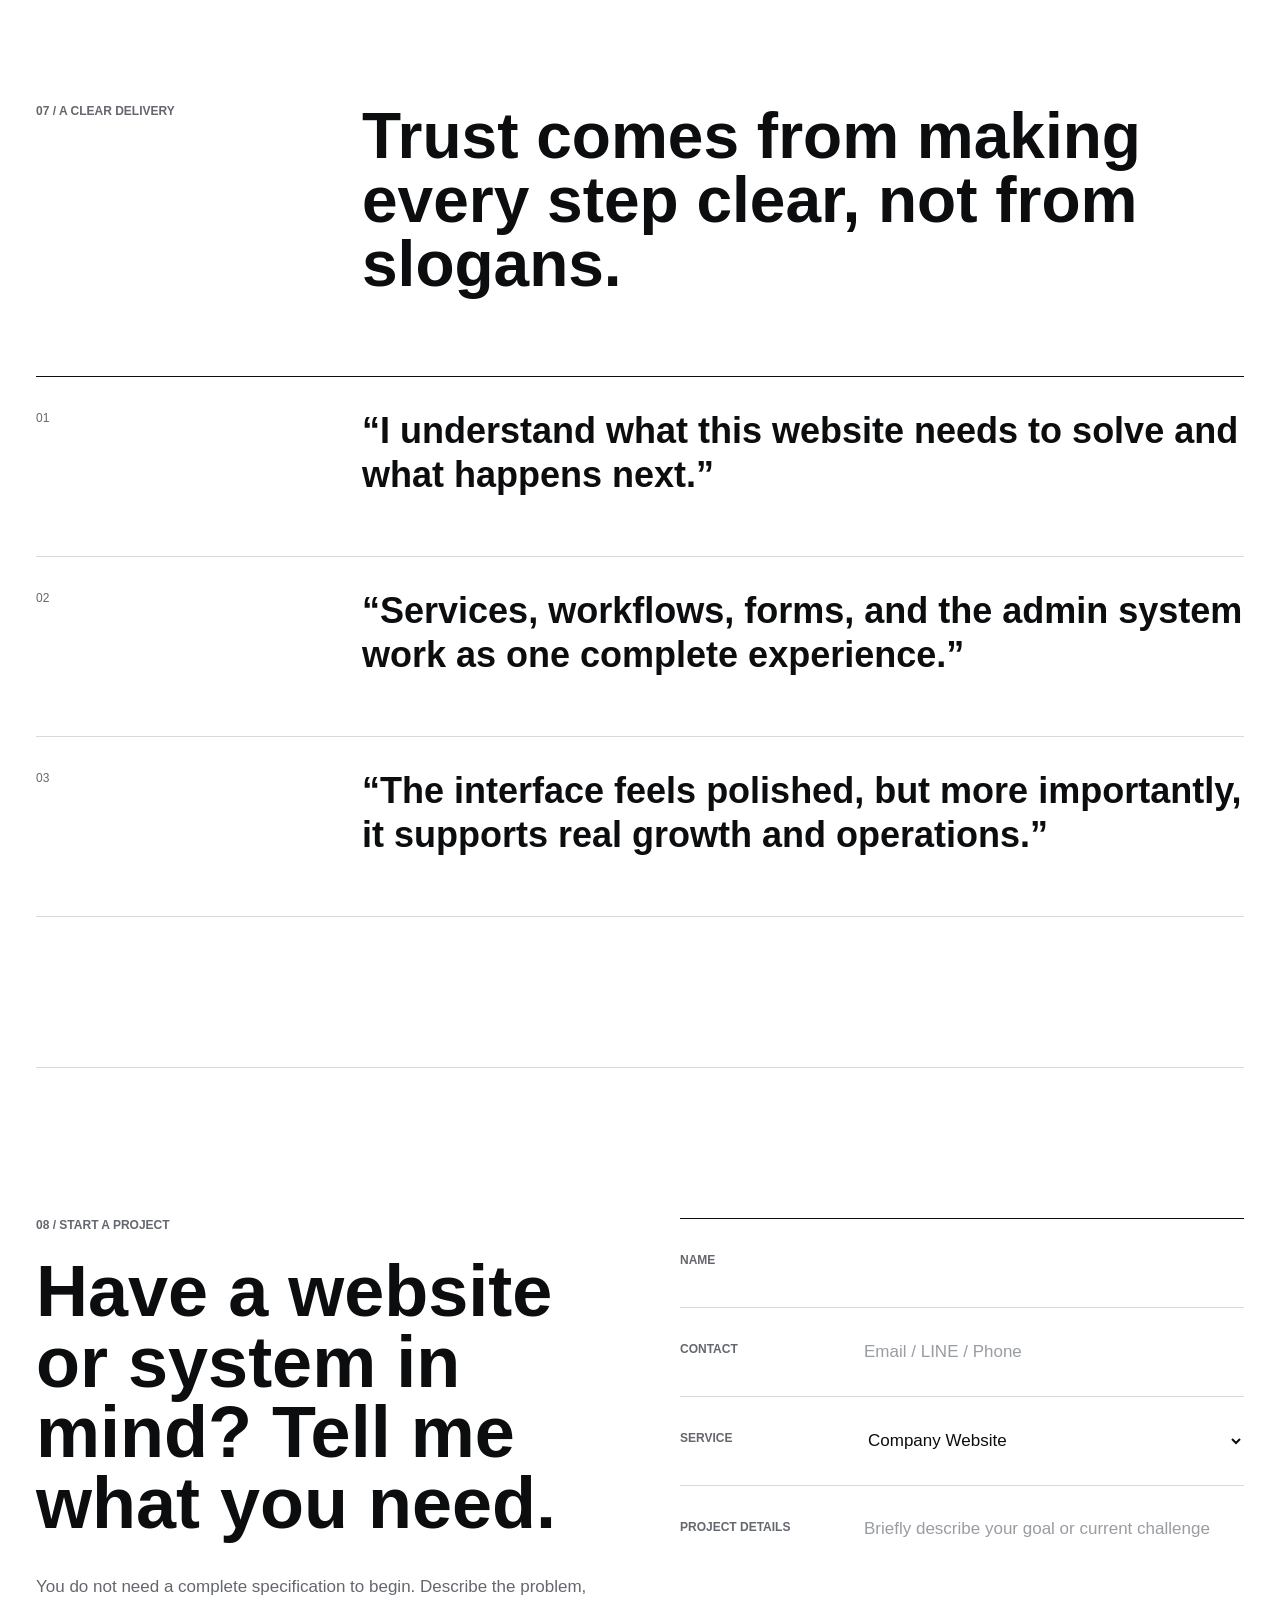
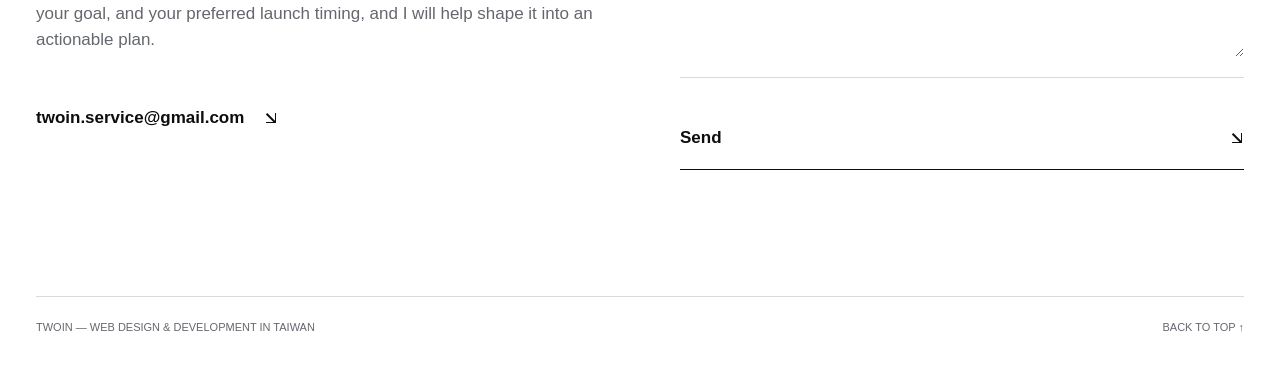
<file: en/index.html>
<!doctype html>
<html lang="en">
  <head>
    <meta charset="utf-8" />
    <meta name="viewport" content="width=device-width, initial-scale=1" />
    <meta
      name="description"
      content="TWOIN designs and develops websites, landing pages, sales funnels, and custom web systems from strategy through launch."
    />
    <meta name="theme-color" content="#ffffff" />
    <title>TWOIN | Web Design, Landing Pages, and Custom Systems</title>
    <link rel="alternate" hreflang="zh-Hant" href="../" />
    <link rel="alternate" hreflang="en" href="./" />
    <link rel="alternate" hreflang="x-default" href="../" />
    <link rel="icon" type="image/png" sizes="512x512" href="../assets/design/favicon.png?v=20260813" />
    <link rel="shortcut icon" href="../assets/design/favicon.png?v=20260813" />
    <link rel="apple-touch-icon" sizes="180x180" href="../assets/design/apple-touch-icon.png?v=20260813" />
    <link rel="preload" as="image" href="../assets/design/home-hero-background-v2.webp?v=20260813" type="image/webp" fetchpriority="high" />
    <link rel="stylesheet" href="../styles.css?v=20260813-4" />
    <noscript><style>.reveal{opacity:1;transform:none}</style></noscript>
    <script src="../app.js?v=20260813-5" defer></script>
  </head>
  <body>
    <a class="skip-link" href="#main">Skip to main content</a>

    <header class="site-header" data-header>
      <a class="brand" href="#top" aria-label="TWOIN home">
        <img src="../assets/design/twoin-logo-mark.png" alt="" width="240" height="110" />
        <span>TWOIN</span>
      </a>

      <nav class="main-nav" id="main-nav" aria-label="Main navigation" data-nav>
        <a href="#work">Work</a>
        <a href="#services">Services</a>
        <a href="#systems">Systems</a>
        <a href="#process">Process</a>
      </nav>

      <a class="header-cta" href="#contact">Start a conversation</a>
      <button class="menu-toggle" type="button" aria-label="Open menu" aria-controls="main-nav" aria-expanded="false" data-menu-toggle>
        <span></span><span></span>
      </button>
    </header>

    <main id="main">
      <section class="hero section-shell" id="top">
        <div class="hero-copy reveal">
          <p class="eyebrow">Independent web design &amp; development</p>
          <h1>Turn your service<br />into a website<br />that drives action.</h1>
          <div class="hero-intro">
            <p>From positioning and content structure to visual design and front-end development, I build landing pages, sales pages, and custom web systems from start to finish.</p>
            <a class="text-link" href="#work">View selected work <span aria-hidden="true">↘</span></a>
          </div>
        </div>
      </section>

      <section class="statement section-shell" id="intro" aria-labelledby="statement-title">
        <p class="section-index reveal">01 / What I do</p>
        <div class="statement-content reveal">
          <h2 id="statement-title">I make the interface look good and make the message, experience, and path to conversion clear.</h2>
          <p>A website should help visitors quickly understand who you are, what problem you solve, and what they should do next.</p>
        </div>
      </section>

      <section class="work section-shell" id="work" aria-labelledby="work-title">
        <div class="section-heading reveal">
          <p class="section-index">02 / Selected work</p>
          <h2 id="work-title">Let the work speak.</h2>
          <p>A selection of websites showing practical design outcomes across different types of projects.</p>
        </div>

        <div class="project-list">
          <article class="project project-wide reveal">
            <a href="#contact" aria-label="Discuss the music course funnel project">
              <div class="project-media project-media-showcase">
                <img src="../assets/work/aurora-showcase-full.png" alt="Interior design studio website showcase" width="1602" height="982" loading="lazy" />
              </div>
              <div class="project-meta">
                <div><span>01</span><h3>Music Course Funnel</h3></div>
                <p>Brand positioning · Sales page · Course registration</p>
              </div>
            </a>
          </article>

          <article class="project reveal">
            <a href="#contact" aria-label="Discuss the personal brand website project">
              <div class="project-media project-media-page">
                <img src="../assets/work/clarity-coach-landing.jpg" alt="Personal coaching brand website" width="1600" height="7960" loading="lazy" />
              </div>
              <div class="project-meta">
                <div><span>02</span><h3>Personal Brand</h3></div>
                <p>Personal presence · Service framework · Inquiry path</p>
              </div>
            </a>
          </article>

          <article class="project reveal">
            <a href="#contact" aria-label="Discuss the service landing page project">
              <div class="project-media project-media-page">
                <img src="../assets/work/music-lesson-landing.png" alt="Web design service landing page" width="1600" height="5742" loading="lazy" />
              </div>
              <div class="project-meta">
                <div><span>03</span><h3>Service Landing Page</h3></div>
                <p>Service positioning · Trust building · Inquiry conversion</p>
              </div>
            </a>
          </article>

          <article class="project project-wide reveal">
            <a href="#contact" aria-label="Discuss the consulting offer page project">
              <div class="project-media project-media-nexora">
                <img src="../assets/work/nexora-showcase-complete-v2.png" alt="Digital product and platform website showcase" width="1536" height="1024" loading="lazy" />
              </div>
              <div class="project-meta">
                <div><span>04</span><h3>Consulting Offer Page</h3></div>
                <p>Service details · Lead magnet · Booking path</p>
              </div>
            </a>
          </article>
        </div>
      </section>

      <section class="services section-shell" id="services" aria-labelledby="services-title">
        <div class="section-heading reveal">
          <p class="section-index">03 / Services</p>
          <h2 id="services-title">From a focused landing page to a website system built to last.</h2>
          <p>Choose the right scope based on your business goals and day-to-day operations.</p>
        </div>

        <div class="service-rows">
          <article class="service-row reveal">
            <span>01</span><h3>Company Website</h3><p>Build a credible company presence with clear services, brand information, contact paths, and SEO foundations.</p>
          </article>
          <article class="service-row reveal">
            <span>02</span><h3>Landing Page</h3><p>Focus on one product or service so visitors can understand its value, leave their details, or book.</p>
          </article>
          <article class="service-row reveal">
            <span>03</span><h3>Sales Page &amp; Funnel</h3><p>Connect traffic, trust, forms, and follow-up so marketing leads to measurable action.</p>
          </article>
          <article class="service-row reveal">
            <span>04</span><h3>Custom Web System</h3><p>Plan booking, registration, orders, data collection, and admin workflows around your operations.</p>
          </article>
        </div>

      </section>

      <section class="use-cases section-shell" id="use-cases" aria-labelledby="use-cases-title">
        <div class="use-cases-copy reveal">
          <p class="section-index">04 / Use cases</p>
          <h2 id="use-cases-title">Help customers recognize: this is exactly what I need.</h2>
          <p class="use-cases-subtitle" id="systems">Turn manual, scattered, repetitive work into a smoother online flow.</p>

          <div class="use-case-list">
            <article>
              <header class="use-case-heading"><span>Restaurants</span><h3>QR Code Ordering</h3></header>
              <div class="use-case-flow">
                <div><p>Paper menus and manual confirmation are slow and prone to transcription errors.</p></div>
                <span class="case-arrow" aria-hidden="true">→</span>
                <div><p>Let customers order by phone, centralize orders, and reduce repeated confirmation.</p></div>
              </div>
            </article>
            <article>
              <header class="use-case-heading"><span>Service businesses</span><h3>Online Booking &amp; Time Slots</h3></header>
              <div class="use-case-flow">
                <div><p>Bookings are scattered across messages, calls, and different communication channels.</p></div>
                <span class="case-arrow" aria-hidden="true">→</span>
                <div><p>Let customers choose a service and time while keeping requests and contact details together.</p></div>
              </div>
            </article>
            <article>
              <header class="use-case-heading"><span>Course brands</span><h3>Registration &amp; Lead Collection</h3></header>
              <div class="use-case-flow">
                <div><p>Registration data is scattered, making course value and follow-up difficult to track.</p></div>
                <span class="case-arrow" aria-hidden="true">→</span>
                <div><p>Use a landing page, forms, and an admin system to create a trackable registration path.</p></div>
              </div>
            </article>
            <article>
              <header class="use-case-heading"><span>Consultants</span><h3>Inquiry Funnel</h3></header>
              <div class="use-case-flow">
                <div><p>Ads bring traffic, but there is no clear conversion or follow-up path.</p></div>
                <span class="case-arrow" aria-hidden="true">→</span>
                <div><p>Connect service details, proof, qualification forms, and follow-up in one path.</p></div>
              </div>
            </article>
          </div>
        </div>
        <figure class="use-cases-media reveal">
          <img src="../assets/design/Page5.jpg" alt="Consulting website displayed on a laptop" width="933" height="1024" loading="lazy" />
        </figure>
      </section>

      <section class="tech section-shell" id="tech" aria-labelledby="tech-title">
        <div class="tech-intro reveal">
          <p class="section-index">05 / Tech &amp; launch</p>
          <h2 id="tech-title">A website should be visible, usable, and measurable.</h2>
          <a class="text-link" href="#contact">Discuss technical needs <span aria-hidden="true">↘</span></a>
        </div>
        <div class="tech-list">
          <article class="reveal"><span>01</span><h3>Responsive Design</h3><p>Stable reading and interaction across phones, tablets, and desktops.</p></article>
          <article class="reveal"><span>02</span><h3>SEO Foundations</h3><p>Page titles, descriptions, sharing metadata, and basic search readability.</p></article>
          <article class="reveal"><span>03</span><h3>Forms &amp; Lead Capture</h3><p>Collect requirements and support follow-up, qualification, and project management.</p></article>
          <article class="reveal"><span>04</span><h3>Analytics &amp; Conversion Events</h3><p>Leave room for GA, Meta Pixel, and other tracking integrations.</p></article>
        </div>
      </section>

      <section class="process section-shell" id="process" aria-labelledby="process-title">
        <div class="process-copy reveal">
          <p class="section-index">06 / Process</p>
          <h2 id="process-title">A clear process from the first idea to launch.</h2>
          <ol class="process-list">
            <li><span>01</span><div><h3>Discovery</h3><p>Confirm goals, audience, content, features, and budget range.</p></div></li>
            <li><span>02</span><div><h3>Scope &amp; Proposal</h3><p>Define the information architecture, page scope, and deliverables.</p></div></li>
            <li><span>03</span><div><h3>Design &amp; Development</h3><p>Set the visual direction and build responsive pages and interactions.</p></div></li>
            <li><span>04</span><div><h3>Testing &amp; Launch</h3><p>Check devices, speed, forms, and tracking before publishing.</p></div></li>
          </ol>
        </div>
        <figure class="process-media reveal">
          <img src="../assets/design/Page8-v3.webp" alt="A website project displayed on a desktop computer" width="1023" height="1537" loading="lazy" />
        </figure>
      </section>

      <section class="proof section-shell" aria-labelledby="proof-title">
        <div class="section-heading reveal">
          <p class="section-index">07 / A clear delivery</p>
          <h2 id="proof-title">Trust comes from making every step clear, not from slogans.</h2>
        </div>
        <div class="proof-list">
          <blockquote class="reveal"><span>01</span><p>“I understand what this website needs to solve and what happens next.”</p></blockquote>
          <blockquote class="reveal"><span>02</span><p>“Services, workflows, forms, and the admin system work as one complete experience.”</p></blockquote>
          <blockquote class="reveal"><span>03</span><p>“The interface feels polished, but more importantly, it supports real growth and operations.”</p></blockquote>
        </div>
      </section>

      <section class="contact section-shell" id="contact" aria-labelledby="contact-title">
        <div class="contact-copy reveal">
          <p class="section-index">08 / Start a project</p>
          <h2 id="contact-title">Have a website or system in mind? Tell me what you need.</h2>
          <p>You do not need a complete specification to begin. Describe the problem, your goal, and your preferred launch timing, and I will help shape it into an actionable plan.</p>
          <a class="contact-mail" href="https://mail.google.com/mail/?view=cm&amp;fs=1&amp;to=twoin.service@gmail.com" target="_blank" rel="noopener noreferrer">twoin.service@gmail.com <span aria-hidden="true">↗</span></a>
        </div>

        <form class="contact-form" data-contact-form data-endpoint="https://contact.twoinstudio.com/submit">
          <input class="form-honeypot" type="text" name="website" tabindex="-1" autocomplete="off" aria-hidden="true" />
          <div class="field-row">
            <label for="name">Name</label>
            <input id="name" type="text" name="name" autocomplete="name" required />
          </div>
          <div class="field-row">
            <label for="contact-method">Contact</label>
            <input id="contact-method" type="text" name="contact" autocomplete="email" placeholder="Email / LINE / Phone" required />
          </div>
          <div class="field-row">
            <label for="service">Service</label>
            <select id="service" name="service">
              <option>Company Website</option><option>Landing Page</option><option>Sales Page &amp; Funnel</option><option>Custom Web System</option><option>Not sure yet — let's discuss</option>
            </select>
          </div>
          <div class="field-row field-message">
            <label for="message">Project details</label>
            <textarea id="message" name="message" rows="5" placeholder="Briefly describe your goal or current challenge" required></textarea>
          </div>
          <button type="submit">Send <span aria-hidden="true">↗</span></button>
          <p class="form-note" data-form-status aria-live="polite"></p>
        </form>

        <footer class="site-footer">
          <p>TWOIN — Web design &amp; development in Taiwan</p>
          <a href="#top">Back to top ↑</a>
        </footer>
      </section>

      <dialog class="success-dialog" data-success-dialog aria-labelledby="success-dialog-title">
        <div class="success-dialog-mark" aria-hidden="true">✓</div>
        <p class="section-index">Message sent</p>
        <h2 id="success-dialog-title">Successfully sent</h2>
        <p>Thank you for reaching out. We have received your inquiry and will reply using the contact details you provided.</p>
        <button type="button" data-dialog-close>Done</button>
      </dialog>
    </main>
  </body>
</html>
</file>
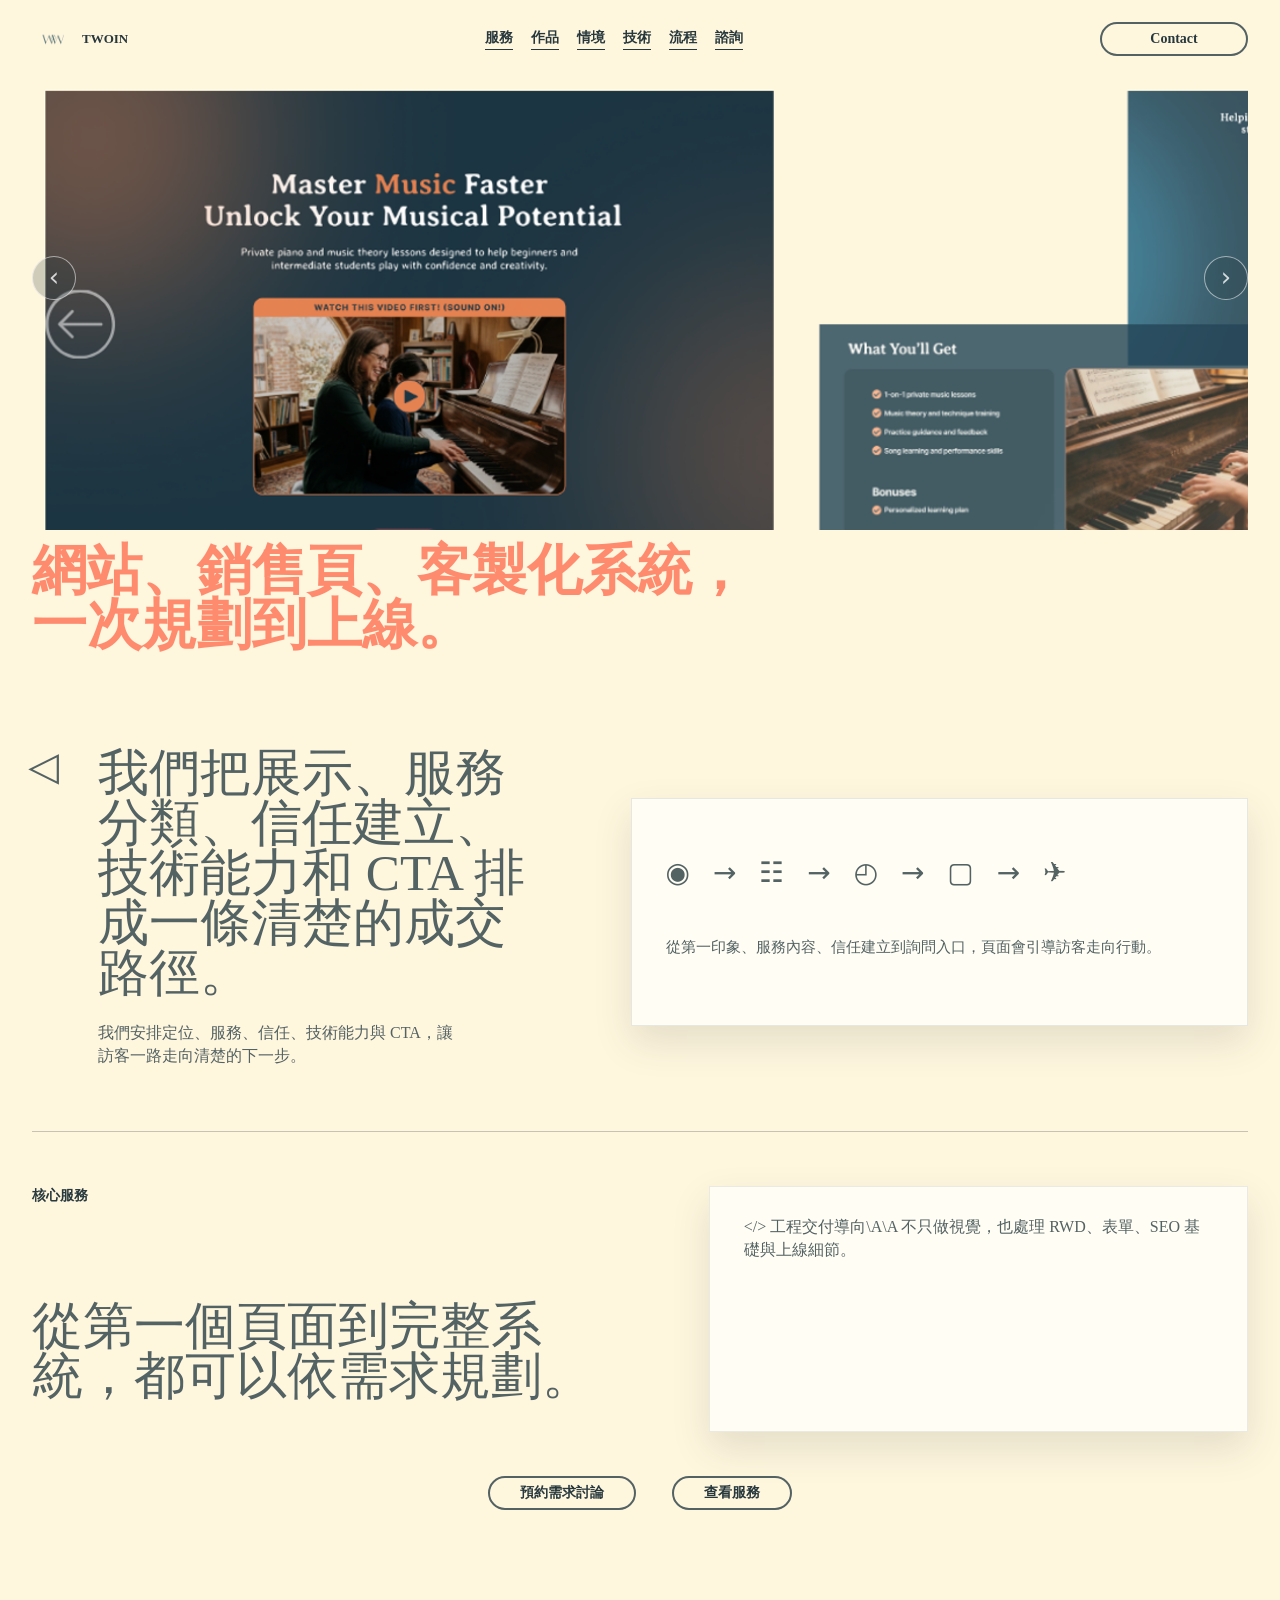
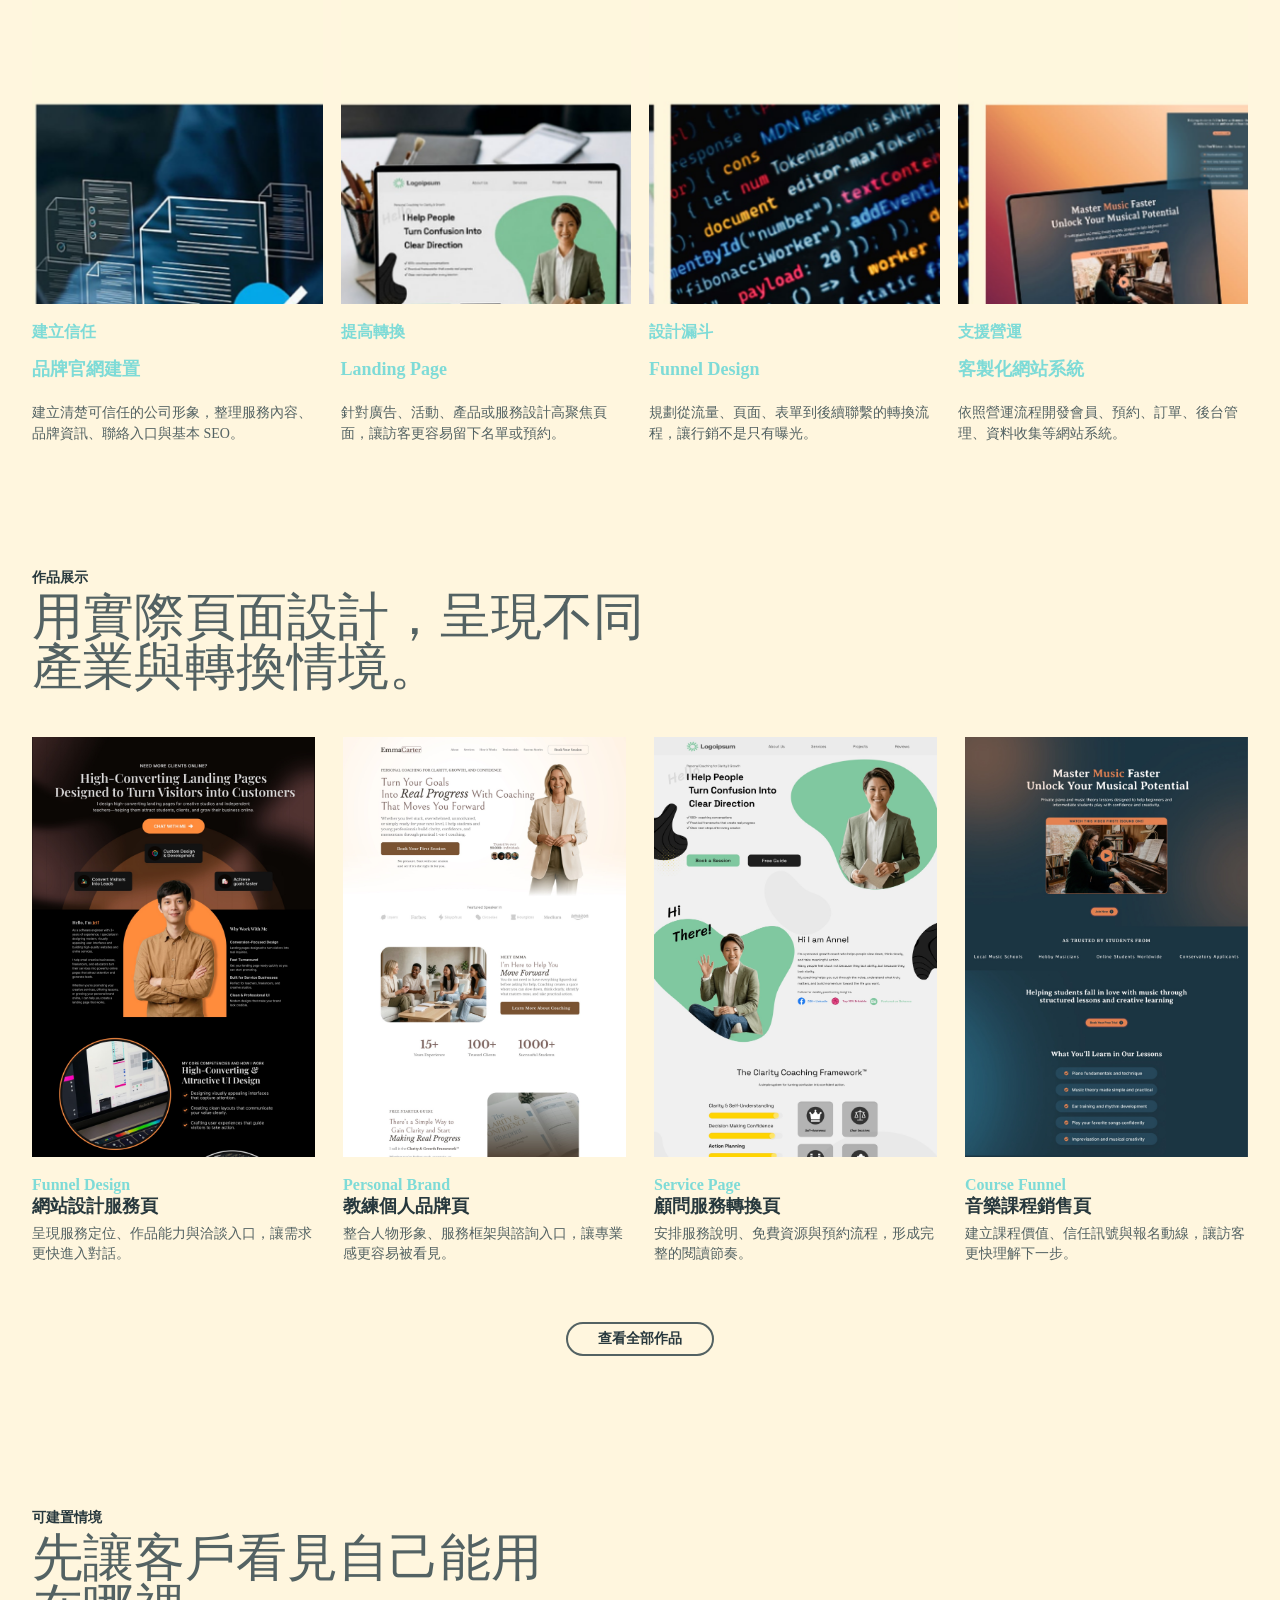
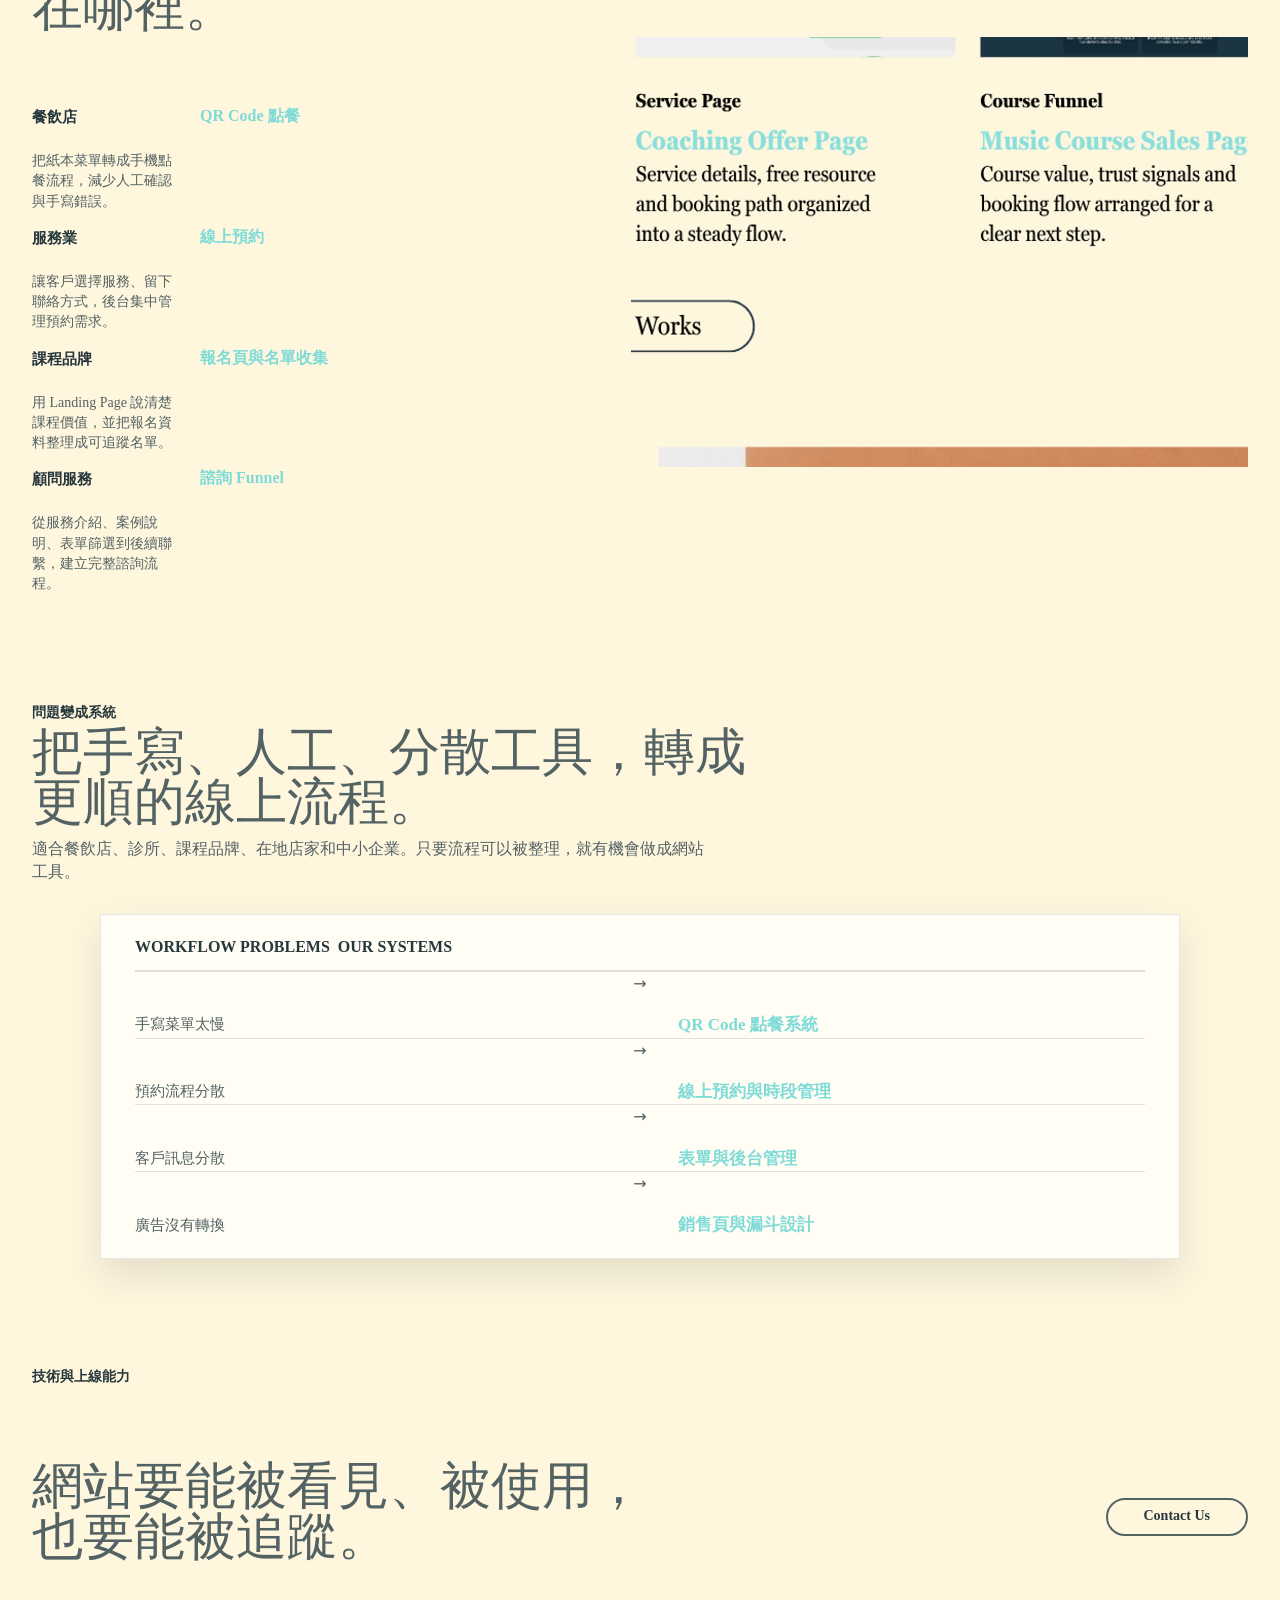
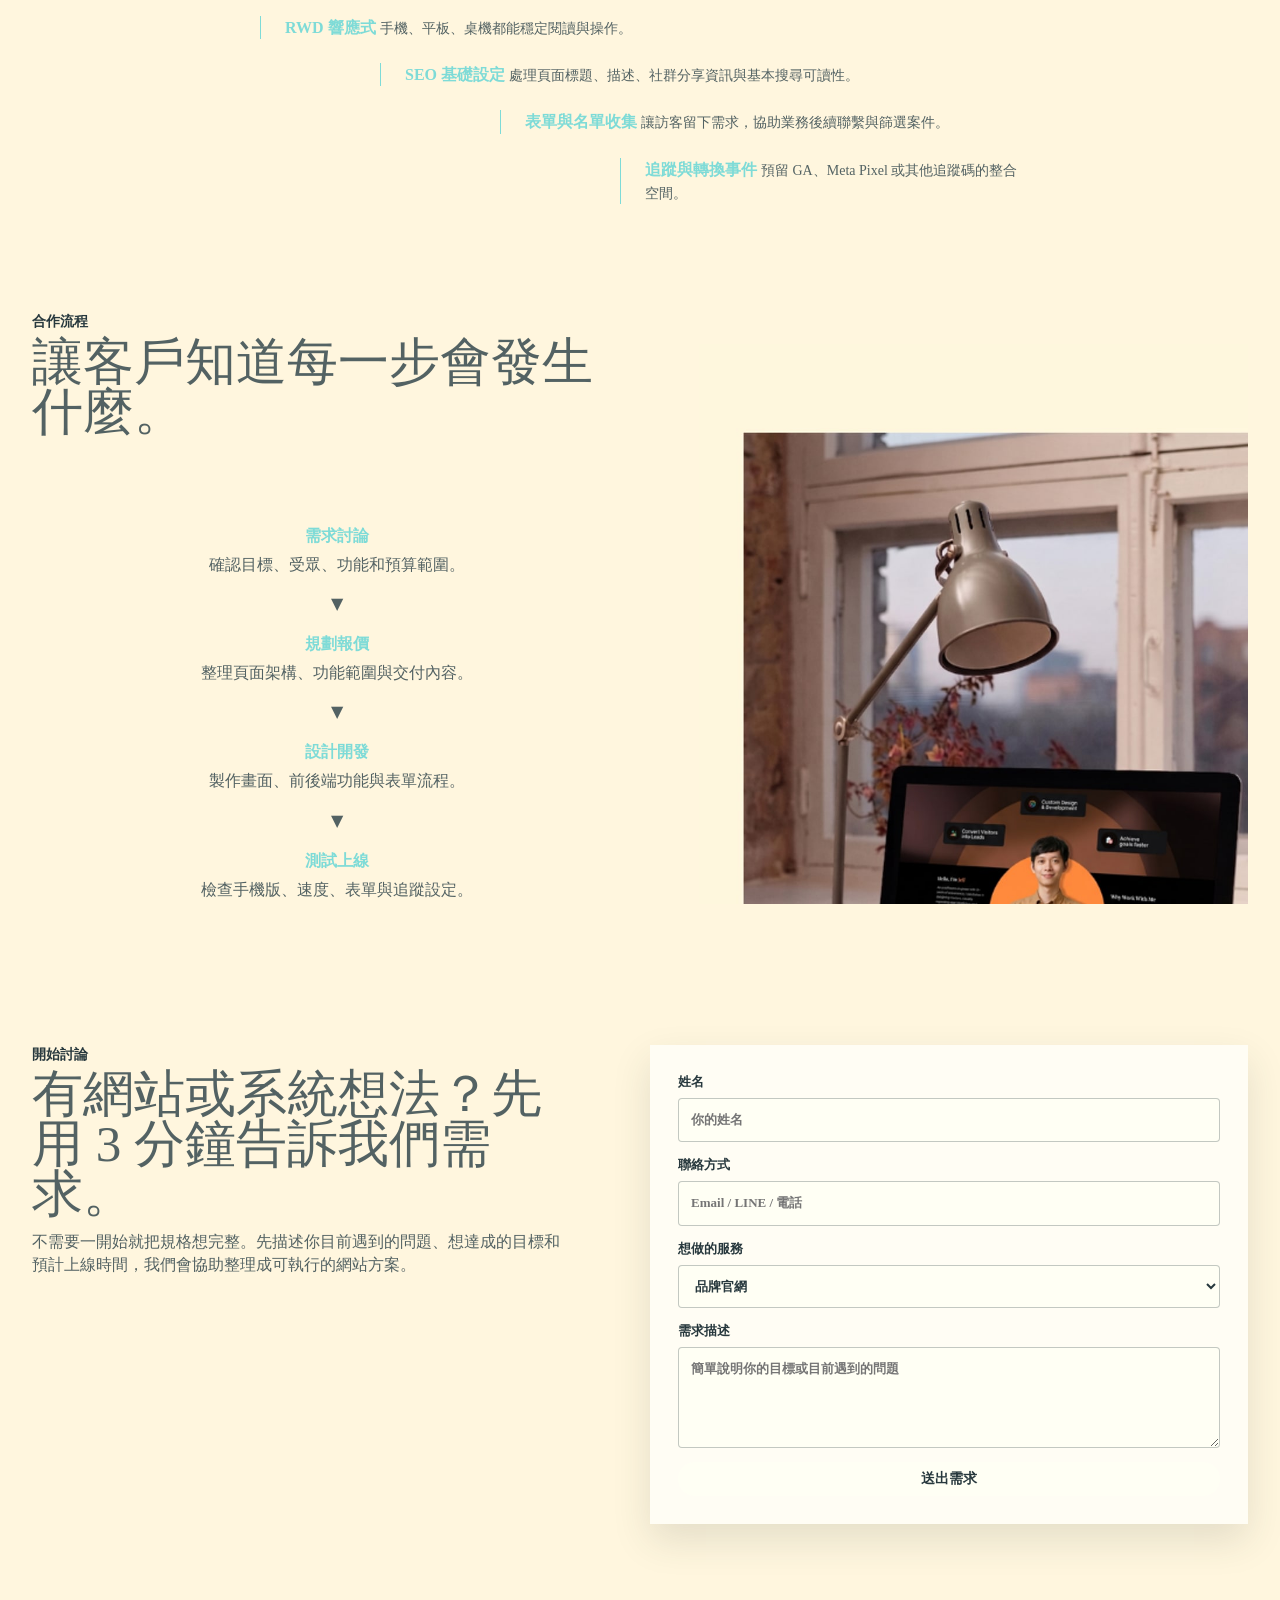
<file: zh/index.html>
<!doctype html>
<html lang="zh-Hant">
  <head>
    <meta charset="UTF-8" />
    <meta name="viewport" content="width=device-width, initial-scale=1.0" />
    <title>TWOIN｜網站設計、Landing Page 與客製化網站系統</title>
    <meta
      name="description"
      content="TWOIN 提供網站設計、Landing Page、Funnel Design 與客製化網站系統開發，協助企業與店家把想法做成能上線、能使用、能帶來成果的數位工具。"
    />
    <link rel="stylesheet" href="../assets/styles.css" />
  </head>
  <body>
    <header class="site-header">
      <a class="brand" href="#top" aria-label="TWOIN 首頁">
        <span class="brand-mark"><img src="../assets/design/twoin-logo-white.png" alt="" /></span>
        <span>TWOIN</span>
      </a>
      <nav class="main-nav" aria-label="主要導覽">
        <a href="#services">服務</a>
        <a href="#work">作品</a>
        <a href="#use-cases">情境</a>
        <a href="#tech">技術</a>
        <a href="#process">流程</a>
        <a href="#contact">諮詢</a>
      </nav>
      <a class="header-cta" href="#contact">Contact</a>
    </header>

    <main id="top">
      <section class="hero section-band">
        <div class="hero-visual" aria-label="TWOIN 可建置的網站與系統介面示意">
          <img src="../assets/design/home-hero-visual.png" alt="Landing Page 與網站系統展示" />
          <span class="hero-arrow left" aria-hidden="true">‹</span>
          <span class="hero-arrow right" aria-hidden="true">›</span>
        </div>

        <div class="hero-copy">
          <p class="eyebrow">網站設計 · Landing Page · 客製化網站系統</p>
          <h1>網站、銷售頁、客製化系統，一次規劃到上線。</h1>
          <p class="hero-text">
            TWOIN 協助企業與店家整理需求、設計頁面、規劃轉換流程，做出真正能被使用的網站工具。
          </p>
          <div class="hero-actions">
            <a class="button button-primary" href="#contact">預約需求討論</a>
            <a class="button button-secondary" href="#services">查看服務項目</a>
          </div>
          <div class="hero-proof" aria-label="服務重點">
            <span>品牌官網</span>
            <span>銷售頁</span>
            <span>點餐系統</span>
            <span>預約系統</span>
          </div>
          <div class="delivery-strip" aria-label="交付成果">
            <strong>交付內容</strong>
            <span>需求規劃</span>
            <span>UI 設計</span>
            <span>網站開發</span>
            <span>表單獲客</span>
          </div>
        </div>
      </section>

      <section class="section narrow">
        <p class="section-kicker">一頁式轉換流程</p>
        <h2>我們把展示、服務分類、信任建立、技術能力和 CTA 排成一條清楚的成交路徑。</h2>
        <div class="conversion-actions" aria-label="轉換流程行動">
          <a href="#contact">預約需求討論</a>
          <a href="#work">查看作品展示</a>
        </div>
      </section>

      <section class="section" id="services">
        <div class="section-heading">
          <p class="section-kicker">核心服務</p>
          <h2>從第一個頁面到完整系統，都可以依需求規劃。</h2>
        </div>
        <div class="section-actions">
          <a class="button" href="#contact">預約需求討論</a>
          <a class="button" href="#work">查看服務</a>
        </div>
        <div class="service-grid">
          <article class="service-card accent-green">
            <div class="card-icon">01</div>
            <p class="card-label">建立信任</p>
            <h3>品牌官網建置</h3>
            <p>建立清楚可信任的公司形象，整理服務內容、品牌資訊、聯絡入口與基本 SEO。</p>
          </article>
          <article class="service-card accent-blue">
            <div class="card-icon">02</div>
            <p class="card-label">提高轉換</p>
            <h3>Landing Page</h3>
            <p>針對廣告、活動、產品或服務設計高聚焦頁面，讓訪客更容易留下名單或預約。</p>
          </article>
          <article class="service-card accent-orange">
            <div class="card-icon">03</div>
            <p class="card-label">設計漏斗</p>
            <h3>Funnel Design</h3>
            <p>規劃從流量、頁面、表單到後續聯繫的轉換流程，讓行銷不是只有曝光。</p>
          </article>
          <article class="service-card accent-dark">
            <div class="card-icon">04</div>
            <p class="card-label">支援營運</p>
            <h3>客製化網站系統</h3>
            <p>依照營運流程開發會員、預約、訂單、後台管理、資料收集等網站系統。</p>
          </article>
        </div>
      </section>

      <section class="section work-section" id="work">
        <div class="section-heading">
          <p class="section-kicker">作品展示</p>
          <h2>用實際頁面設計，呈現不同產業與轉換情境。</h2>
        </div>
        <div class="work-grid">
          <article class="work-card">
            <div class="work-media">
              <img src="../assets/work/music-lesson-landing.jpg" alt="網站設計服務 Landing Page 設計" />
            </div>
            <div class="work-meta">
              <span>Funnel Design</span>
              <h3>網站設計服務頁</h3>
              <p>呈現服務定位、作品能力與洽談入口，讓需求更快進入對話。</p>
            </div>
          </article>
          <article class="work-card">
            <div class="work-media">
              <img src="../assets/work/clarity-coach-landing.jpg" alt="個人成長教練 Landing Page 設計" />
            </div>
            <div class="work-meta">
              <span>Personal Brand</span>
              <h3>教練個人品牌頁</h3>
              <p>整合人物形象、服務框架與諮詢入口，讓專業感更容易被看見。</p>
            </div>
          </article>
          <article class="work-card">
            <div class="work-media">
              <img src="../assets/work/coach-offer-landing.jpg" alt="顧問服務 Landing Page 設計" />
            </div>
            <div class="work-meta">
              <span>Service Page</span>
              <h3>顧問服務轉換頁</h3>
              <p>安排服務說明、免費資源與預約流程，形成完整的閱讀節奏。</p>
            </div>
          </article>
          <article class="work-card">
            <div class="work-media">
              <img src="../assets/work/jeff-page-landing.jpg" alt="音樂課程 Landing Page 設計" />
            </div>
            <div class="work-meta">
              <span>Course Funnel</span>
              <h3>音樂課程銷售頁</h3>
              <p>建立課程價值、信任訊號與報名動線，讓訪客更快理解下一步。</p>
            </div>
          </article>
          <article class="work-card">
            <div class="work-media">
              <img src="../assets/work/business-automation-landing.jpg" alt="學習平台與自動化 Landing Page 設計" />
            </div>
            <div class="work-meta">
              <span>Automation Page</span>
              <h3>學習平台轉換頁</h3>
              <p>梳理產品功能、試用方案與常見問題，支撐清楚的註冊路徑。</p>
            </div>
          </article>
        </div>
        <div class="section-actions">
          <a class="button" href="#work">查看全部作品</a>
        </div>
      </section>

      <section class="section use-cases-section" id="use-cases">
        <div class="section-heading">
          <p class="section-kicker">可建置情境</p>
          <h2>先讓客戶看見自己能用在哪裡。</h2>
        </div>
        <div class="case-grid">
          <article class="case-card">
            <span>餐飲店</span>
            <h3>QR Code 點餐</h3>
            <p>把紙本菜單轉成手機點餐流程，減少人工確認與手寫錯誤。</p>
          </article>
          <article class="case-card">
            <span>服務業</span>
            <h3>線上預約</h3>
            <p>讓客戶選擇服務、留下聯絡方式，後台集中管理預約需求。</p>
          </article>
          <article class="case-card">
            <span>課程品牌</span>
            <h3>報名頁與名單收集</h3>
            <p>用 Landing Page 說清楚課程價值，並把報名資料整理成可追蹤名單。</p>
          </article>
          <article class="case-card">
            <span>顧問服務</span>
            <h3>諮詢 Funnel</h3>
            <p>從服務介紹、案例說明、表單篩選到後續聯繫，建立完整諮詢流程。</p>
          </article>
        </div>
      </section>

      <section class="section split" id="systems">
        <div>
          <p class="section-kicker">問題變成系統</p>
          <h2>把手寫、人工、分散工具，轉成更順的線上流程。</h2>
          <p class="body-copy">
            適合餐飲店、診所、課程品牌、在地店家和中小企業。只要流程可以被整理，就有機會做成網站工具。
          </p>
        </div>
        <div class="solution-list">
          <div class="solution-row">
            <span>手寫菜單太慢</span>
            <strong>QR Code 點餐系統</strong>
          </div>
          <div class="solution-row">
            <span>預約流程分散</span>
            <strong>線上預約與時段管理</strong>
          </div>
          <div class="solution-row">
            <span>客戶訊息分散</span>
            <strong>表單與後台管理</strong>
          </div>
          <div class="solution-row">
            <span>廣告沒有轉換</span>
            <strong>銷售頁與漏斗設計</strong>
          </div>
        </div>
      </section>

      <section class="section tech-section" id="tech">
        <div class="section-heading">
          <p class="section-kicker">技術與上線能力</p>
          <h2>網站要能被看見、被使用，也要能被追蹤。</h2>
        </div>
        <div class="tech-grid">
          <div>
            <strong>RWD 響應式</strong>
            <span>手機、平板、桌機都能穩定閱讀與操作。</span>
          </div>
          <div>
            <strong>SEO 基礎設定</strong>
            <span>處理頁面標題、描述、社群分享資訊與基本搜尋可讀性。</span>
          </div>
          <div>
            <strong>表單與名單收集</strong>
            <span>讓訪客留下需求，協助業務後續聯繫與篩選案件。</span>
          </div>
          <div>
            <strong>追蹤與轉換事件</strong>
            <span>預留 GA、Meta Pixel 或其他追蹤碼的整合空間。</span>
          </div>
        </div>
      </section>

      <section class="section process-section" id="process">
        <div class="section-heading">
          <p class="section-kicker">合作流程</p>
          <h2>讓客戶知道每一步會發生什麼。</h2>
        </div>
        <div class="process-line">
          <div>
            <span>1</span>
            <h3>需求討論</h3>
            <p>確認目標、受眾、功能和預算範圍。</p>
          </div>
          <div>
            <span>2</span>
            <h3>規劃報價</h3>
            <p>整理頁面架構、功能範圍與交付內容。</p>
          </div>
          <div>
            <span>3</span>
            <h3>設計開發</h3>
            <p>製作畫面、前後端功能與表單流程。</p>
          </div>
          <div>
            <span>4</span>
            <h3>測試上線</h3>
            <p>檢查手機版、速度、表單與追蹤設定。</p>
          </div>
        </div>
      </section>

      <section class="section proof-section">
        <div class="section-heading">
          <p class="section-kicker">合作後應該感受到</p>
          <h2>信任感不是靠口號，是靠每一步交付都清楚。</h2>
        </div>
        <div class="proof-grid">
          <blockquote>「我知道這個網站要解決什麼問題，也知道下一步怎麼推進。」</blockquote>
          <blockquote>「服務、流程、表單與後台不是分散的，而是被整理成一個完整體驗。」</blockquote>
          <blockquote>「畫面有質感，但更重要的是能支援實際獲客與營運。」</blockquote>
        </div>
      </section>

      <section class="section contact-section" id="contact">
        <div class="contact-copy">
          <p class="section-kicker">開始討論</p>
          <h2>有網站或系統想法？先用 3 分鐘告訴我們需求。</h2>
          <p class="body-copy">
            不需要一開始就把規格想完整。先描述你目前遇到的問題、想達成的目標和預計上線時間，我們會協助整理成可執行的網站方案。
          </p>
        </div>
        <form class="contact-form">
          <label>
            姓名
            <input type="text" name="name" placeholder="你的姓名" />
          </label>
          <label>
            聯絡方式
            <input type="text" name="contact" placeholder="Email / LINE / 電話" />
          </label>
          <label>
            想做的服務
            <select name="service">
              <option>品牌官網</option>
              <option>Landing Page</option>
              <option>客製化網站系統</option>
              <option>點餐 / 預約 / 報名系統</option>
              <option>還不確定，想先討論</option>
            </select>
          </label>
          <label>
            需求描述
            <textarea name="message" rows="4" placeholder="簡單說明你的目標或目前遇到的問題"></textarea>
          </label>
          <button type="button">送出需求</button>
        </form>
      </section>
    </main>
  </body>
</html>
</file>
<file: styles.css>
:root {
  --paper: #ffffff;
  --ink: #0c0d0f;
  --muted: #64676d;
  --line: #d9dade;
  --soft: #f2f3f5;
  --accent: #155eef;
  --shell: min(1440px, calc(100% - 72px));
  --sans: Inter, "Helvetica Neue", Arial, "PingFang TC", "Noto Sans TC", sans-serif;
  --ease: cubic-bezier(0.22, 1, 0.36, 1);
}

/* V2 reverse rules live in DESIGN-RULES.md. Keep the page white, typographic,
   work-first, and restrained. Essential content must never depend on motion. */

* { box-sizing: border-box; }
html { scroll-behavior: smooth; scroll-padding-top: 92px; }
body {
  margin: 0;
  overflow-x: hidden;
  color: var(--ink);
  background: var(--paper);
  font-family: var(--sans);
  font-size: 17px;
  line-height: 1.55;
  letter-spacing: 0;
  -webkit-font-smoothing: antialiased;
}
body.nav-open { overflow: hidden; }
img { display: block; width: 100%; height: auto; }
a { color: inherit; text-decoration: none; }
button, input, select, textarea { color: inherit; font: inherit; }
button, a, select { touch-action: manipulation; }
h1, h2, h3, p, figure, blockquote { margin-top: 0; }

:focus-visible { outline: 3px solid var(--accent); outline-offset: 4px; }
.skip-link {
  position: fixed;
  top: 12px;
  left: 12px;
  z-index: 1000;
  padding: 12px 16px;
  background: var(--ink);
  color: white;
  transform: translateY(-160%);
}
.skip-link:focus { transform: translateY(0); }
.section-shell { width: var(--shell); margin-inline: auto; }

.site-header {
  position: sticky;
  top: 0;
  z-index: 100;
  width: var(--shell);
  min-height: 92px;
  margin-inline: auto;
  display: grid;
  grid-template-columns: 1fr auto 1fr;
  align-items: center;
  border-bottom: 1px solid transparent;
  background: transparent;
}
.site-header::before {
  position: absolute;
  inset: 0 50%;
  z-index: -1;
  width: 100vw;
  border-bottom: 1px solid transparent;
  background: rgba(255, 255, 255, 0.94);
  box-shadow: 0 10px 28px rgba(12, 13, 15, 0.04);
  content: "";
  opacity: 0;
  transform: translateX(-50%);
  transition: opacity 240ms ease, border-color 240ms ease;
  backdrop-filter: blur(14px);
}
.site-header.is-scrolled {
  border-color: transparent;
}
.site-header.is-scrolled::before {
  border-color: var(--line);
  opacity: 1;
}
.brand { display: inline-flex; width: max-content; align-items: center; gap: 10px; font-size: 12px; font-weight: 750; }
.brand img { width: 72px; height: 34px; object-fit: contain; filter: brightness(0); }
.main-nav { display: flex; align-items: center; gap: 32px; font-size: 14px; }
.main-nav a, .header-cta, .text-link, .contact-mail { position: relative; }
.main-nav a::after, .header-cta::after, .text-link::after, .contact-mail::after {
  position: absolute;
  right: 0;
  bottom: -5px;
  left: 0;
  height: 1px;
  background: currentColor;
  content: "";
  transform: scaleX(0);
  transform-origin: right;
  transition: transform 240ms var(--ease);
}
.main-nav a:hover::after, .header-cta:hover::after, .text-link:hover::after, .contact-mail:hover::after {
  transform: scaleX(1);
  transform-origin: left;
}
.header-cta { justify-self: end; font-size: 14px; font-weight: 700; }
.menu-toggle {
  display: none;
  width: 46px;
  height: 46px;
  padding: 12px 9px;
  border: 0;
  background: transparent;
  cursor: pointer;
}
.menu-toggle span { display: block; width: 100%; height: 1px; margin: 7px 0; background: var(--ink); transition: transform 220ms var(--ease); }

.eyebrow, .section-index {
  margin-bottom: 24px;
  color: var(--muted);
  font-size: 12px;
  font-weight: 700;
  line-height: 1.2;
  text-transform: uppercase;
}

.hero {
  position: relative;
  isolation: isolate;
  min-height: calc(100svh - 92px);
  padding: 90px 0 64px;
  display: flex;
  flex-direction: column;
  justify-content: flex-start;
}
.hero::before {
  position: absolute;
  top: -92px;
  left: 50%;
  z-index: -1;
  width: 100vw;
  height: calc(100% + 92px);
  background: var(--paper) url("./assets/design/home-hero-background-v2.webp?v=20260813") center center / cover no-repeat;
  content: "";
  transform: translateX(-50%);
}
.hero-copy { max-width: 780px; }
.hero-copy .eyebrow { margin-bottom: 24px; }
.hero h1 {
  max-width: 780px;
  margin-bottom: 0;
  font-size: 84px;
  font-weight: 780;
  line-height: 0.93;
}
.hero-intro { max-width: 430px; margin-top: 64px; }
.hero-intro p { margin-bottom: 28px; color: var(--muted); }
.text-link { display: inline-flex; min-height: 44px; align-items: center; gap: 12px; font-size: 15px; font-weight: 700; }
.text-link > span,
.contact-mail > span,
.contact-form button > span {
  position: relative;
  width: 14px;
  height: 14px;
  flex: 0 0 14px;
  overflow: hidden;
  color: transparent;
  font-size: 0;
}
.text-link > span::before,
.contact-mail > span::before,
.contact-form button > span::before {
  position: absolute;
  inset: 2px;
  border-right: 1.5px solid currentColor;
  border-bottom: 1.5px solid currentColor;
  color: var(--ink);
  content: "";
}
.text-link > span::after,
.contact-mail > span::after,
.contact-form button > span::after {
  position: absolute;
  top: 6px;
  left: 1px;
  width: 12px;
  height: 1.5px;
  background: var(--ink);
  content: "";
  transform: rotate(45deg);
  transform-origin: center;
}

.statement {
  padding: 170px 0;
  display: grid;
  grid-template-columns: 1fr 3fr;
  gap: 32px;
  border-bottom: 1px solid var(--line);
}
.statement-content h2 {
  max-width: 1120px;
  margin-bottom: 34px;
  font-size: 72px;
  font-weight: 650;
  line-height: 1.02;
}
.statement-content > p { max-width: 700px; margin-bottom: 0; color: var(--muted); font-size: 21px; }

.work, .services, .tech, .proof { padding: 150px 0; border-bottom: 1px solid var(--line); }
.section-heading {
  margin-bottom: 80px;
  display: grid;
  grid-template-columns: 1fr 2fr 1fr;
  gap: 32px;
  align-items: end;
}
.section-heading .section-index { align-self: start; }
.section-heading h2 { margin-bottom: 0; font-size: 64px; font-weight: 680; line-height: 1; }
.section-heading > p:last-child { max-width: 360px; margin: 0 0 6px; color: var(--muted); }

.project-list { display: grid; grid-template-columns: repeat(2, minmax(0, 1fr)); gap: 104px 24px; }
.project-wide { grid-column: 1 / -1; }
.project-media { overflow: hidden; background: var(--soft); }
.project-media-wide { aspect-ratio: 2400 / 760; }
.project-media-showcase { aspect-ratio: 1602 / 982; }
.project-media-nexora { background: #031928; }
.project-media-page { aspect-ratio: 4 / 3; }
.project-media img { height: 100%; object-fit: cover; transition: transform 400ms var(--ease); }
.project-media-page img { object-position: top center; }
.project-media-nexora img { height: auto; object-fit: contain; object-position: top center; }
.project a:hover .project-media img { transform: scale(1.018); }
.project a:hover .project-media-nexora img { transform: none; }
.project-meta {
  padding-top: 18px;
  display: flex;
  justify-content: space-between;
  gap: 24px;
  border-top: 1px solid var(--ink);
}
.project-meta div { display: flex; align-items: baseline; gap: 22px; }
.project-meta span { color: var(--muted); font-size: 12px; }
.project-meta h3 { margin: 0; font-size: 18px; font-weight: 700; }
.project-meta p { margin: 0; color: var(--muted); font-size: 14px; text-align: right; }

.services .section-heading { grid-template-columns: 1fr 2fr 1fr; }
.service-rows { border-top: 1px solid var(--ink); }
.service-row {
  min-height: 150px;
  padding: 30px 0;
  display: grid;
  grid-template-columns: 1fr 2fr 1fr;
  gap: 32px;
  align-items: center;
  border-bottom: 1px solid var(--line);
}
.service-row > span { color: var(--muted); font-size: 12px; }
.service-row h3 { margin: 0; font-size: 42px; font-weight: 620; }
.service-row p { margin: 0; color: var(--muted); }

.use-cases {
  min-height: 100svh;
  padding: 150px 0;
  display: grid;
  grid-template-columns: 1fr 1fr;
  gap: 80px;
  align-items: start;
  border-bottom: 1px solid var(--line);
}
.use-cases-copy h2 { max-width: 650px; margin-bottom: 28px; font-size: 64px; font-weight: 680; line-height: 1; }
.use-cases-subtitle {
  max-width: 560px;
  margin-bottom: 72px;
  color: var(--muted);
  font-size: 16px;
  line-height: 1.55;
  scroll-margin-top: 120px;
}
.use-case-list { border-top: 1px solid var(--ink); }
.use-case-list article {
  padding: 34px 0 38px;
  border-bottom: 1px solid var(--line);
}
.use-case-list { margin-top: 58px; }
.use-case-heading { display: grid; grid-template-columns: 0.62fr 1.38fr; gap: 18px; align-items: baseline; }
.use-case-heading span { color: var(--muted); font-size: 11px; font-weight: 700; text-transform: uppercase; }
.use-case-heading h3 { margin: 0; font-size: 25px; font-weight: 650; line-height: 1.15; }
.use-case-flow {
  margin-top: 28px;
  display: grid;
  grid-template-columns: minmax(0, 1fr) 32px minmax(0, 1.2fr);
  gap: 18px;
  align-items: start;
}
.use-case-flow p { margin: 0; color: var(--muted); font-size: 15px; line-height: 1.6; }
.use-case-flow div:last-child p { color: var(--ink); }
.case-arrow {
  position: relative;
  width: 28px;
  height: 20px;
  overflow: hidden;
  color: transparent;
  font-size: 0;
}
.case-arrow::before {
  position: absolute;
  top: 9px;
  right: 2px;
  left: 2px;
  height: 1px;
  background: var(--muted);
  content: "";
}
.case-arrow::after {
  position: absolute;
  top: 5px;
  right: 2px;
  width: 8px;
  height: 8px;
  border-top: 1px solid var(--muted);
  border-right: 1px solid var(--muted);
  content: "";
  transform: rotate(45deg);
}
.use-cases-media { position: sticky; top: 124px; margin-bottom: 0; }
.use-cases-media img { min-height: 700px; object-fit: cover; }

.tech { display: grid; grid-template-columns: 1fr 2fr; gap: 72px; }
.tech-intro { position: sticky; top: 124px; align-self: start; }
.tech-intro h2 { max-width: 620px; margin-bottom: 42px; font-size: 64px; font-weight: 680; line-height: 1; }
.tech-list { border-top: 1px solid var(--ink); }
.tech-list article {
  min-height: 210px;
  padding: 28px 0;
  display: grid;
  grid-template-columns: 72px 1fr;
  align-content: start;
  border-bottom: 1px solid var(--line);
}
.tech-list span { color: var(--muted); font-size: 12px; }
.tech-list h3 { margin: 46px 0 12px; grid-column: 2; font-size: 38px; font-weight: 620; }
.tech-list p { max-width: 580px; margin: 0; grid-column: 2; color: var(--muted); }

.process {
  min-height: 100svh;
  padding: 150px 0;
  display: grid;
  grid-template-columns: 1.08fr 0.92fr;
  gap: 80px;
  align-items: start;
  border-bottom: 1px solid var(--line);
}
.process-copy h2 { max-width: 720px; margin-bottom: 72px; font-size: 64px; font-weight: 680; line-height: 1; }
.process-list { margin: 0; padding: 0; list-style: none; border-top: 1px solid var(--ink); }
.process-list li { min-height: 112px; padding: 24px 0; display: grid; grid-template-columns: 72px 1fr; border-bottom: 1px solid var(--line); }
.process-list li > span { color: var(--muted); font-size: 12px; }
.process-list h3 { margin: 0 0 8px; font-size: 22px; }
.process-list p { margin: 0; color: var(--muted); }
.process-media { position: sticky; top: 124px; margin-bottom: 0; }
.process-media img { min-height: 760px; object-fit: cover; }

.proof .section-heading { grid-template-columns: 1fr 3fr; }
.proof .section-heading h2 { max-width: 980px; }
.proof-list { border-top: 1px solid var(--ink); }
.proof-list blockquote {
  min-height: 180px;
  margin: 0;
  padding: 32px 0;
  display: grid;
  grid-template-columns: 1fr 3fr;
  gap: 32px;
  align-items: start;
  border-bottom: 1px solid var(--line);
}
.proof-list span { color: var(--muted); font-size: 12px; }
.proof-list p { max-width: 980px; margin: 0; font-size: 36px; font-weight: 560; line-height: 1.22; }

.contact { min-height: 100svh; padding: 150px 0 32px; display: grid; grid-template-columns: 1fr 1fr; gap: 80px; align-content: space-between; }
.contact-copy h2 { max-width: 720px; margin-bottom: 36px; font-size: 72px; font-weight: 680; line-height: 0.98; }
.contact-copy > p:not(.section-index) { max-width: 610px; color: var(--muted); }
.contact-mail { display: inline-flex; min-height: 48px; margin-top: 24px; align-items: center; gap: 20px; font-weight: 700; }
.contact-form { border-top: 1px solid var(--ink); }
.form-honeypot { position: absolute !important; left: -10000px !important; width: 1px !important; height: 1px !important; opacity: 0 !important; }
.field-row { display: grid; grid-template-columns: 160px 1fr; gap: 24px; padding: 20px 0; border-bottom: 1px solid var(--line); }
.field-row label { padding-top: 12px; color: var(--muted); font-size: 12px; font-weight: 700; text-transform: uppercase; }
.field-row input, .field-row select, .field-row textarea {
  width: 100%;
  min-height: 48px;
  padding: 10px 0;
  border: 0;
  border-radius: 0;
  outline: 0;
  background: transparent;
}
.field-row textarea { resize: vertical; }
.field-row input::placeholder, .field-row textarea::placeholder { color: #999ca2; opacity: 1; }
.field-row:focus-within { border-color: var(--accent); }
.contact-form button {
  width: 100%;
  min-height: 64px;
  margin-top: 28px;
  padding: 14px 0;
  display: flex;
  justify-content: space-between;
  align-items: center;
  border: 0;
  border-bottom: 1px solid var(--ink);
  background: transparent;
  font-weight: 700;
  cursor: pointer;
  transition: color 180ms ease, border-color 180ms ease;
}
.contact-form button:hover { color: var(--accent); border-color: var(--accent); }
.form-note { margin-top: 14px; color: var(--muted); font-size: 12px; }
.form-note:empty { display: none; }
.success-dialog {
  width: min(520px, calc(100% - 40px));
  padding: 42px;
  border: 1px solid var(--ink);
  border-radius: 0;
  background: var(--paper);
  color: var(--ink);
  box-shadow: 0 24px 80px rgba(12, 13, 15, 0.18);
}
.success-dialog::backdrop { background: rgba(12, 13, 15, 0.32); backdrop-filter: blur(4px); }
.success-dialog-mark {
  width: 48px;
  height: 48px;
  margin-bottom: 34px;
  display: grid;
  place-items: center;
  border: 1px solid var(--ink);
  border-radius: 50%;
  font-size: 22px;
}
.success-dialog .section-index { margin-bottom: 14px; }
.success-dialog h2 { margin-bottom: 18px; font-size: 42px; line-height: 1.05; }
.success-dialog > p:last-of-type { margin-bottom: 32px; color: var(--muted); line-height: 1.65; }
.success-dialog button {
  width: 100%;
  min-height: 52px;
  border: 1px solid var(--ink);
  border-radius: 0;
  background: var(--ink);
  color: var(--paper);
  font-weight: 700;
  cursor: pointer;
}
.success-dialog button:hover { background: var(--paper); color: var(--ink); }
.site-footer { grid-column: 1 / -1; padding-top: 22px; display: flex; justify-content: space-between; gap: 24px; border-top: 1px solid var(--line); color: var(--muted); font-size: 11px; text-transform: uppercase; }
.site-footer p { margin: 0; }

.reveal { opacity: 0; transform: translateY(22px); transition: opacity 520ms ease, transform 520ms var(--ease); }
.reveal.is-visible { opacity: 1; transform: translateY(0); }

@media (max-width: 1200px) {
  :root { --shell: min(1120px, calc(100% - 48px)); }
  .hero h1 { font-size: 72px; }
  .statement-content h2, .contact-copy h2 { font-size: 62px; }
  .section-heading h2, .use-cases-copy h2, .tech-intro h2, .process-copy h2 { font-size: 54px; }
  .use-cases { gap: 48px; }
  .use-case-heading { grid-template-columns: 0.55fr 1.45fr; }
  .use-case-flow { grid-template-columns: 1fr 24px 1fr; gap: 12px; }
}

@media (max-width: 900px) {
  :root { --shell: calc(100% - 40px); }
  html { scroll-padding-top: 76px; }
  .site-header { min-height: 76px; grid-template-columns: 1fr auto auto; gap: 12px; }
  .brand img { width: 60px; }
  .header-cta { margin-right: 4px; }
  .menu-toggle { display: block; }
  .main-nav {
    position: fixed;
    inset: 76px 0 auto;
    min-height: calc(100svh - 76px);
    padding: 64px 20px;
    display: flex;
    flex-direction: column;
    align-items: flex-start;
    gap: 18px;
    background: var(--paper);
    font-size: 42px;
    font-weight: 650;
    transform: translateX(100%);
    transition: transform 280ms var(--ease);
  }
  .main-nav.is-open { transform: translateX(0); }
  .menu-toggle[aria-expanded="true"] span:first-child { transform: translateY(4px) rotate(45deg); }
  .menu-toggle[aria-expanded="true"] span:last-child { transform: translateY(-4px) rotate(-45deg); }
  .hero { min-height: calc(100svh - 76px); padding: 64px 0 52px; }
  .hero::before { top: -76px; height: calc(100% + 76px); background-position: 62% center; }
  .hero-copy { max-width: 640px; }
  .hero-copy .eyebrow { margin-bottom: 24px; }
  .hero h1 { font-size: 60px; }
  .hero-intro { max-width: 480px; margin-top: 44px; }
  .statement { padding: 120px 0; grid-template-columns: 1fr; gap: 16px; }
  .statement-content h2 { font-size: 52px; }
  .work, .services, .tech, .proof { padding: 110px 0; }
  .section-heading, .services .section-heading { grid-template-columns: 1fr; gap: 16px; margin-bottom: 60px; }
  .section-heading h2 { font-size: 52px; }
  .section-heading > p:last-child { max-width: 620px; }
  .service-row { grid-template-columns: 56px 1fr; }
  .service-row p { grid-column: 2; }
  .use-cases, .process { min-height: auto; padding: 110px 0; grid-template-columns: 1fr; gap: 64px; }
  .use-cases-copy h2, .process-copy h2 { font-size: 52px; }
  .use-cases-media, .process-media, .tech-intro { position: static; }
  .use-cases-media img, .process-media img { min-height: 0; }
  .tech { grid-template-columns: 1fr; }
  .tech-intro h2 { font-size: 52px; }
  .proof .section-heading { grid-template-columns: 1fr; }
  .proof-list blockquote { grid-template-columns: 56px 1fr; }
  .proof-list p { font-size: 30px; }
  .contact { padding-top: 110px; grid-template-columns: 1fr; gap: 72px; }
  .contact-copy h2 { font-size: 56px; }
}

@media (max-width: 620px) {
  :root { --shell: calc(100% - 40px); }
  body { font-size: 16px; }
  .site-header { width: 100%; min-height: 72px; padding-inline: 20px; }
  .site-header::before { box-shadow: none; }
  .brand span { display: none; }
  .brand img { width: 58px; height: 30px; }
  .header-cta { min-height: 44px; margin-right: 0; display: inline-flex; align-items: center; font-size: 13px; }
  .menu-toggle { width: 44px; height: 44px; padding-inline: 7px; }
  .main-nav { inset-block-start: 72px; min-height: calc(100dvh - 72px); padding: 48px 20px; gap: 12px; font-size: 34px; line-height: 1.15; }
  .hero { min-height: calc(100dvh - 72px); padding: 56px 0 36px; }
  .hero::before {
    top: -72px;
    height: calc(100% + 72px);
    background-position: right bottom;
    background-size: auto 43%;
  }
  .hero-copy { max-width: 100%; }
  .hero-copy .eyebrow { max-width: 290px; margin-bottom: 20px; font-size: 11px; line-height: 1.35; }
  .hero h1 { max-width: 360px; font-size: 36px; font-weight: 760; line-height: 1.04; }
  .hero-intro { max-width: 340px; margin-top: 26px; }
  .hero-intro p { max-width: 340px; margin-bottom: 14px; color: #52555a; font-size: 15px; line-height: 1.65; }
  .text-link { gap: 10px; font-size: 14px; }
  .statement { padding: 80px 0; gap: 10px; }
  .statement-content h2 { margin-bottom: 24px; font-size: 36px; line-height: 1.08; }
  .statement-content > p { font-size: 16px; line-height: 1.65; }
  .work, .services, .tech, .proof { padding: 76px 0; }
  .section-heading, .services .section-heading { gap: 10px; margin-bottom: 44px; }
  .section-heading h2, .use-cases-copy h2, .tech-intro h2, .process-copy h2 { font-size: 36px; line-height: 1.08; }
  .section-heading > p:last-child { margin-top: 8px; font-size: 15px; line-height: 1.6; }
  .eyebrow, .section-index { margin-bottom: 18px; font-size: 11px; }
  .project-list { grid-template-columns: 1fr; gap: 60px; }
  .project-wide { grid-column: auto; }
  .project-media-wide, .project-media-page { aspect-ratio: 4 / 3; }
  .project-media-showcase { aspect-ratio: 1602 / 982; }
  .project-media-wide img { object-position: left center; }
  .project-meta { padding-top: 14px; display: block; }
  .project-meta div { gap: 14px; }
  .project-meta h3 { font-size: 17px; }
  .project-meta p { margin-top: 6px; font-size: 13px; line-height: 1.5; text-align: left; }
  .service-row { min-height: 0; padding-block: 26px; grid-template-columns: 34px 1fr; gap: 8px; align-items: start; }
  .service-row h3 { font-size: 25px; line-height: 1.2; }
  .service-row p { margin-top: 10px; font-size: 15px; line-height: 1.6; }
  .use-cases, .process { padding: 76px 0; gap: 48px; }
  .use-cases-copy h2, .process-copy h2 { margin-bottom: 26px; }
  .use-cases-subtitle { margin-bottom: 46px; font-size: 15px; }
  .use-case-list { margin-top: 0; }
  .use-case-list article { padding: 28px 0 30px; }
  .use-case-heading { grid-template-columns: 1fr; gap: 7px; }
  .use-case-heading span { font-size: 10px; }
  .use-case-heading h3 { font-size: 23px; line-height: 1.2; }
  .use-case-flow { margin-top: 22px; grid-template-columns: 1fr 24px 1fr; gap: 10px; }
  .use-case-flow p { font-size: 14px; line-height: 1.55; }
  .case-arrow { width: 24px; margin-top: 1px; transform: none; }
  .use-cases-media { margin-top: 0; }
  .use-cases-media img { aspect-ratio: 4 / 4.6; object-position: center; }
  .tech { gap: 44px; }
  .tech-intro h2 { margin-bottom: 26px; }
  .tech-list article { min-height: 0; padding: 26px 0 30px; grid-template-columns: 34px 1fr; }
  .tech-list h3 { margin: 0 0 10px; font-size: 25px; line-height: 1.2; }
  .tech-list p { font-size: 15px; line-height: 1.6; }
  .process-list li { min-height: 0; padding: 24px 0; grid-template-columns: 34px 1fr; }
  .process-list h3 { font-size: 21px; }
  .process-list p { font-size: 15px; line-height: 1.6; }
  .process-media img { aspect-ratio: 4 / 5; object-position: center; }
  .proof-list blockquote { min-height: 0; padding: 26px 0 30px; grid-template-columns: 28px 1fr; gap: 12px; }
  .proof-list p { font-size: 21px; line-height: 1.35; }
  .contact { min-height: auto; padding-top: 76px; gap: 56px; }
  .contact-copy h2 { margin-bottom: 24px; font-size: 38px; line-height: 1.06; }
  .contact-copy > p:not(.section-index) { font-size: 15px; line-height: 1.65; }
  .contact-mail { max-width: 100%; margin-top: 16px; gap: 10px; font-size: 14px; overflow-wrap: anywhere; }
  .field-row { grid-template-columns: 1fr; gap: 2px; }
  .field-row label { padding-top: 0; }
  .contact-form button { min-height: 58px; }
  .success-dialog { padding: 30px 24px 24px; }
  .success-dialog-mark { width: 42px; height: 42px; margin-bottom: 28px; }
  .success-dialog h2 { font-size: 32px; }
  .site-footer { padding-top: 18px; flex-direction: column; gap: 10px; }
}

@media (max-width: 420px) {
  .site-header { gap: 6px; }
  .brand img { width: 54px; }
  .header-cta { margin-right: 0; font-size: 12px; }
  .menu-toggle { width: 40px; height: 40px; }
  .hero h1 { max-width: 335px; font-size: 34px; }
  .use-case-flow { grid-template-columns: 1fr; gap: 12px; }
  .case-arrow { margin-block: 2px; transform: rotate(90deg); transform-origin: center; }
}

@media (prefers-reduced-motion: reduce) {
  html { scroll-behavior: auto; }
  *, *::before, *::after { animation-duration: 0.01ms !important; animation-iteration-count: 1 !important; transition-duration: 0.01ms !important; }
  .reveal { opacity: 1; transform: none; }
}
</file>
<file: assets/styles.css>
:root {
  --bg: #fff6de;
  --bg-soft: #fff8df;
  --ink: #536263;
  --ink-dark: #27383d;
  --muted: #6f7b76;
  --aqua: #7edbd7;
  --coral: #ff8b6f;
  --line: rgba(83, 98, 99, 0.34);
  --white: #fffdf4;
  --shadow: 0 16px 36px rgba(50, 62, 55, 0.13);
}

* {
  box-sizing: border-box;
}

html {
  scroll-behavior: smooth;
  overflow-x: hidden;
}

body {
  margin: 0;
  color: var(--ink);
  background: var(--bg);
  font-family: Georgia, "Times New Roman", "Noto Serif TC", serif;
  line-height: 1.45;
  overflow-x: hidden;
}

a {
  color: inherit;
  text-decoration: none;
}

img {
  display: block;
  max-width: 100%;
}

.site-header,
.section,
.hero {
  width: min(1230px, calc(100% - 64px));
  margin: 0 auto;
}

.site-header {
  display: grid;
  grid-template-columns: auto 1fr auto;
  align-items: center;
  min-height: 78px;
  gap: 24px;
}

.brand {
  display: inline-flex;
  align-items: center;
  gap: 8px;
  color: var(--ink-dark);
  font-size: 13px;
  font-weight: 700;
}

.brand-mark {
  width: 42px;
  height: 31px;
}

.brand-mark img {
  width: 100%;
  height: 100%;
  object-fit: contain;
  filter: invert(45%) sepia(15%) saturate(540%) hue-rotate(135deg) brightness(76%);
}

.main-nav {
  display: flex;
  justify-content: center;
  gap: 18px;
  color: var(--ink-dark);
  font-size: 14px;
  font-weight: 700;
}

.main-nav a {
  border-bottom: 1px solid currentColor;
}

.header-cta,
.button,
.contact-form button {
  display: inline-flex;
  min-height: 34px;
  align-items: center;
  justify-content: center;
  border: 2px solid var(--ink);
  border-radius: 999px;
  padding: 0 30px;
  color: var(--ink-dark);
  background: transparent;
  font: inherit;
  font-size: 14px;
  font-weight: 700;
}

.header-cta {
  min-width: 148px;
}

.button:hover,
.header-cta:hover,
.contact-form button:hover {
  background: rgba(126, 219, 215, 0.18);
}

.section-actions {
  display: flex;
  flex-wrap: wrap;
  justify-content: center;
  gap: 36px;
  margin: 44px 0;
}

.hero {
  position: relative;
  padding: 10px 0 42px;
}

.hero-visual {
  position: relative;
}

.hero-visual img {
  width: 100%;
}

.hero-arrow {
  position: absolute;
  top: 38%;
  display: grid;
  width: 44px;
  height: 44px;
  place-items: center;
  border: 1px solid rgba(255, 255, 255, 0.54);
  border-radius: 50%;
  color: rgba(255, 255, 255, 0.78);
  background: rgba(39, 56, 61, 0.22);
  font-family: system-ui, sans-serif;
  font-size: 26px;
}

.hero-arrow.left {
  left: 0;
}

.hero-arrow.right {
  right: 0;
}

.hero-copy {
  max-width: 820px;
  margin-top: 14px;
}

.hero-copy .eyebrow,
.hero-text,
.hero-actions,
.hero-proof,
.delivery-strip {
  display: none;
}

h1,
h2,
h3,
p {
  margin-top: 0;
}

h1 {
  max-width: 760px;
  margin-bottom: 0;
  color: var(--coral);
  font-size: clamp(40px, 4.3vw, 58px);
  line-height: 0.98;
  letter-spacing: 0;
}

h2 {
  margin-bottom: 10px;
  color: var(--ink);
  font-size: clamp(34px, 4vw, 62px);
  font-weight: 500;
  line-height: 0.98;
}

h3 {
  margin-bottom: 8px;
  color: var(--ink-dark);
  font-size: 22px;
  line-height: 1.12;
}

.section {
  padding: 54px 0;
}

.section-kicker {
  margin-bottom: 4px;
  color: var(--ink-dark);
  font-size: 14px;
  font-weight: 700;
}

.body-copy {
  max-width: 680px;
  color: var(--ink);
  font-size: 16px;
}

.narrow {
  position: relative;
  display: grid;
  grid-template-columns: minmax(0, 0.84fr) minmax(420px, 1fr);
  gap: 80px;
  align-items: center;
}

.narrow .section-kicker {
  display: none;
}

.narrow::before {
  position: absolute;
  top: 60px;
  left: 0;
  display: block;
  width: 44px;
  height: 44px;
  margin-bottom: 8px;
  color: var(--ink);
  content: "▽";
  font-family: system-ui, sans-serif;
  font-size: 40px;
  transform: rotate(90deg);
}

.narrow h2 {
  grid-column: 1;
  margin-top: 0;
  padding-left: 66px;
}

.narrow h2::after {
  display: block;
  max-width: 360px;
  margin-top: 22px;
  color: var(--ink);
  content: "We arrange positioning, services, proof, technical capability and CTA into one clear path.";
  font-size: 16px;
  font-weight: 400;
  line-height: 1.45;
}

html[lang="zh-Hant"] .narrow h2::after {
  content: "我們安排定位、服務、信任、技術能力與 CTA，讓訪客一路走向清楚的下一步。";
}

.conversion-actions {
  position: relative;
  grid-column: 2;
  grid-row: 1;
  display: grid;
  min-height: 228px;
  padding: 34px 34px 28px;
  border: 1px solid rgba(83, 98, 99, 0.14);
  background: var(--white);
  box-shadow: var(--shadow);
}

.conversion-actions::before {
  display: grid;
  grid-template-columns: repeat(6, 1fr);
  gap: 12px;
  align-items: center;
  color: var(--ink);
  content: "◉ → ☷ → ◴ → ▢ → ✈";
  font-family: system-ui, sans-serif;
  font-size: 28px;
  letter-spacing: 7px;
  white-space: nowrap;
}

.conversion-actions::after {
  margin-top: 24px;
  color: var(--ink);
  content: "From first impression to services, proof and inquiry, the page guides visitors toward action.";
  font-size: 15px;
  line-height: 1.45;
}

html[lang="zh-Hant"] .conversion-actions::after {
  content: "從第一印象、服務內容、信任建立到詢問入口，頁面會引導訪客走向行動。";
}

.conversion-actions a {
  display: none;
}

#services {
  border-top: 1px solid var(--line);
}

.section-heading {
  display: grid;
  grid-template-columns: minmax(0, 0.9fr) minmax(340px, 0.8fr);
  gap: 70px;
  align-items: start;
  margin-bottom: 44px;
}

.section-heading .section-kicker,
.section-heading h2 {
  grid-column: 1;
}

.section-heading h2 {
  max-width: 650px;
}

#services .section-heading::after {
  grid-column: 2;
  grid-row: 1 / span 2;
  display: block;
  min-height: 188px;
  padding: 28px 34px;
  border: 1px solid rgba(83, 98, 99, 0.12);
  background: var(--white);
  box-shadow: var(--shadow);
  color: var(--ink);
  content: "</>  Delivery-focused Engineering\\A\\A Beyond visuals, we handle responsive layout, forms, basic SEO and launch details.";
  font-size: 16px;
  white-space: pre-line;
}

html[lang="zh-Hant"] #services .section-heading::after {
  content: "</>  工程交付導向\\A\\A 不只做視覺，也處理 RWD、表單、SEO 基礎與上線細節。";
}

.service-grid {
  display: grid;
  grid-template-columns: repeat(4, minmax(0, 1fr));
  gap: 18px;
}

.service-card {
  display: grid;
  grid-template-rows: 350px auto;
  gap: 16px;
  background: transparent;
}

.service-card::before {
  display: block;
  min-height: 350px;
  background: center / cover no-repeat;
  content: "";
}

.service-card:nth-child(1)::before {
  background-image: url("design/home-service-company.jpg");
}

.service-card:nth-child(2)::before {
  background-image: url("design/home-service-landing.jpg");
}

.service-card:nth-child(3)::before {
  background-image: url("design/home-service-funnel.jpg");
}

.service-card:nth-child(4)::before {
  background-image: url("design/home-service-system.jpg");
}

.card-icon {
  display: none;
}

.service-card .card-label,
.work-meta span,
.case-card h3,
.solution-row strong,
.tech-grid strong,
.process-line h3 {
  color: var(--aqua);
  font-size: 16px;
  font-weight: 700;
}

.service-card h3 {
  margin-bottom: 8px;
  color: var(--aqua);
  font-size: 18px;
}

.service-card p {
  margin-bottom: 0;
  color: var(--ink);
  font-size: 14px;
}

.work-section {
  padding-top: 70px;
}

.work-section .section-heading {
  display: block;
}

.work-grid {
  display: grid;
  grid-template-columns: repeat(4, minmax(0, 1fr));
  gap: 28px;
}

.work-card:nth-child(5) {
  display: none;
}

.work-card {
  background: transparent;
}

.work-media {
  height: 420px;
  overflow: hidden;
  background: #ede4cc;
}

.work-media img {
  width: 100%;
  height: 100%;
  object-fit: cover;
  object-position: top center;
}

.work-meta {
  padding-top: 16px;
}

.work-meta h3 {
  color: var(--ink-dark);
  font-size: 18px;
}

.work-meta p {
  color: var(--ink);
  font-size: 14px;
}

.use-cases-section {
  display: grid;
  grid-template-columns: minmax(0, 0.9fr) minmax(460px, 1fr);
  gap: 44px;
  align-items: center;
}

.use-cases-section .section-heading {
  grid-column: 1;
  display: block;
  margin-bottom: 20px;
}

.use-cases-section::after {
  grid-column: 2;
  grid-row: 1 / span 2;
  display: block;
  min-height: 430px;
  background: url("design/home-usecase-visual.jpg") center / cover no-repeat;
  content: "";
}

.case-grid {
  grid-column: 1;
  display: grid;
  gap: 16px;
}

.case-card {
  display: grid;
  grid-template-columns: 150px 1fr;
  gap: 18px;
  align-items: start;
}

.case-card span {
  color: var(--ink-dark);
  font-size: 15px;
  font-weight: 700;
}

.case-card p {
  margin: 0;
  color: var(--ink);
  font-size: 14px;
}

.split {
  display: block;
}

.split h2 {
  max-width: 720px;
}

.solution-list {
  max-width: 1080px;
  margin: 30px auto 0;
  padding: 20px 34px;
  border: 1px solid rgba(83, 98, 99, 0.14);
  background: var(--white);
  box-shadow: var(--shadow);
}

.solution-list::before {
  display: grid;
  grid-template-columns: 1fr 1fr;
  padding-bottom: 12px;
  border-bottom: 2px solid rgba(83, 98, 99, 0.2);
  color: var(--ink-dark);
  content: "WORKFLOW PROBLEMS  OUR SYSTEMS";
  font-size: 16px;
  font-weight: 700;
  white-space: pre;
}

.solution-row {
  display: grid;
  grid-template-columns: 1fr 40px 1fr;
  gap: 18px;
  align-items: center;
  min-height: 58px;
  border-bottom: 1px solid rgba(83, 98, 99, 0.18);
}

.solution-row:last-child {
  border-bottom: 0;
}

.solution-row::before {
  color: var(--ink);
  content: "→";
  font-family: system-ui, sans-serif;
  grid-column: 2;
  text-align: center;
}

.solution-row span {
  grid-column: 1;
  color: var(--ink);
  font-size: 15px;
}

.solution-row strong {
  grid-column: 3;
  font-size: 17px;
}

.tech-section .section-heading {
  grid-template-columns: minmax(0, 1fr) auto;
  align-items: center;
}

.tech-section .section-heading::after {
  display: inline-flex;
  min-height: 34px;
  align-items: center;
  justify-content: center;
  border: 2px solid var(--ink);
  border-radius: 999px;
  padding: 0 36px;
  color: var(--ink-dark);
  content: "Contact Us";
  font-size: 14px;
  font-weight: 700;
}

.tech-grid {
  display: grid;
  max-width: 760px;
  margin: 0 auto;
  gap: 24px;
}

.tech-grid div {
  position: relative;
  padding-left: 24px;
  border-left: 1px solid var(--aqua);
}

.tech-grid div:nth-child(2) {
  margin-left: 120px;
}

.tech-grid div:nth-child(3) {
  margin-left: 240px;
}

.tech-grid div:nth-child(4) {
  margin-left: 360px;
}

.tech-grid span {
  color: var(--ink);
  font-size: 14px;
}

.process-section {
  display: grid;
  grid-template-columns: minmax(0, 1fr) minmax(420px, 0.9fr);
  gap: 56px;
  align-items: center;
}

.process-section .section-heading {
  grid-column: 1;
  display: block;
  margin-bottom: 24px;
}

.process-section::after {
  grid-column: 2;
  grid-row: 1 / span 2;
  display: block;
  min-height: 560px;
  background: url("design/home-process-visual.jpg") center / cover no-repeat;
  content: "";
}

.process-line {
  grid-column: 1;
  display: grid;
  justify-items: center;
  text-align: center;
}

.process-line div {
  position: relative;
  padding-bottom: 20px;
}

.process-line div::after {
  display: block;
  margin: 8px auto 0;
  color: var(--ink);
  content: "▼";
  font-family: system-ui, sans-serif;
}

.process-line div:last-child::after {
  display: none;
}

.process-line span {
  display: none;
}

.proof-section {
  display: none;
}

.contact-section {
  display: grid;
  grid-template-columns: minmax(0, 0.9fr) minmax(430px, 1fr);
  gap: 80px;
  align-items: start;
  padding-bottom: 90px;
}

.contact-form {
  display: grid;
  gap: 14px;
  padding: 28px;
  background: var(--white);
  box-shadow: var(--shadow);
}

label {
  display: grid;
  gap: 6px;
  color: var(--ink-dark);
  font-size: 13px;
  font-weight: 700;
}

input,
select,
textarea {
  width: 100%;
  border: 1px solid rgba(83, 98, 99, 0.35);
  border-radius: 4px;
  padding: 12px;
  color: var(--ink-dark);
  background: #fffff4;
  font: inherit;
}

textarea {
  resize: vertical;
}

.contact-form button {
  width: 100%;
  border: 0;
  background: #fffff4;
}

@media (max-width: 980px) {
  .site-header,
  .section,
  .hero {
    width: min(100% - 32px, 760px);
  }

  .site-header {
    grid-template-columns: auto auto;
  }

  .main-nav {
    display: none;
  }

  .header-cta {
    min-width: 112px;
    padding: 0 18px;
  }

  .narrow,
  .section-heading,
  .use-cases-section,
  .process-section,
  .contact-section {
    grid-template-columns: 1fr;
  }

  .narrow {
    gap: 24px;
  }

  .narrow h2 {
    padding-left: 56px;
  }

  .service-grid,
  .work-grid {
    grid-template-columns: repeat(2, minmax(0, 1fr));
  }

  .use-cases-section::after,
  .process-section::after {
    min-height: 360px;
  }

  .tech-grid div,
  .tech-grid div:nth-child(n) {
    margin-left: 0;
  }
}

@media (max-width: 640px) {
  .site-header,
  .section,
  .hero {
    width: calc(100% - 28px);
  }

  .site-header {
    min-height: 66px;
  }

  h1 {
    font-size: 38px;
  }

  h2 {
    font-size: 36px;
  }

  .hero {
    padding-top: 0;
  }

  .hero-arrow {
    width: 32px;
    height: 32px;
    font-size: 18px;
  }

  .narrow h2 {
    margin-top: 0;
    padding-left: 0;
    font-size: 35px;
    line-height: 1.04;
  }

  .narrow::before {
    display: none;
  }

  .conversion-actions {
    grid-column: auto;
    grid-row: auto;
    width: 100%;
  }

  .conversion-actions {
    min-height: 210px;
    padding: 26px;
  }

  .conversion-actions::before {
    font-size: 20px;
    letter-spacing: 3px;
  }

  .service-grid,
  .work-grid {
    grid-template-columns: 1fr;
  }

  .service-card {
    grid-template-rows: 320px auto;
  }

  .service-card::before {
    min-height: 320px;
  }

  .work-media {
    height: 390px;
  }

  .case-card,
  .solution-row {
    grid-template-columns: 1fr;
  }

  .solution-row::before,
  .solution-row span,
  .solution-row strong {
    grid-column: auto;
  }

  .solution-row::before {
    display: none;
  }

  .contact-section {
    gap: 28px;
  }
}
</file>
